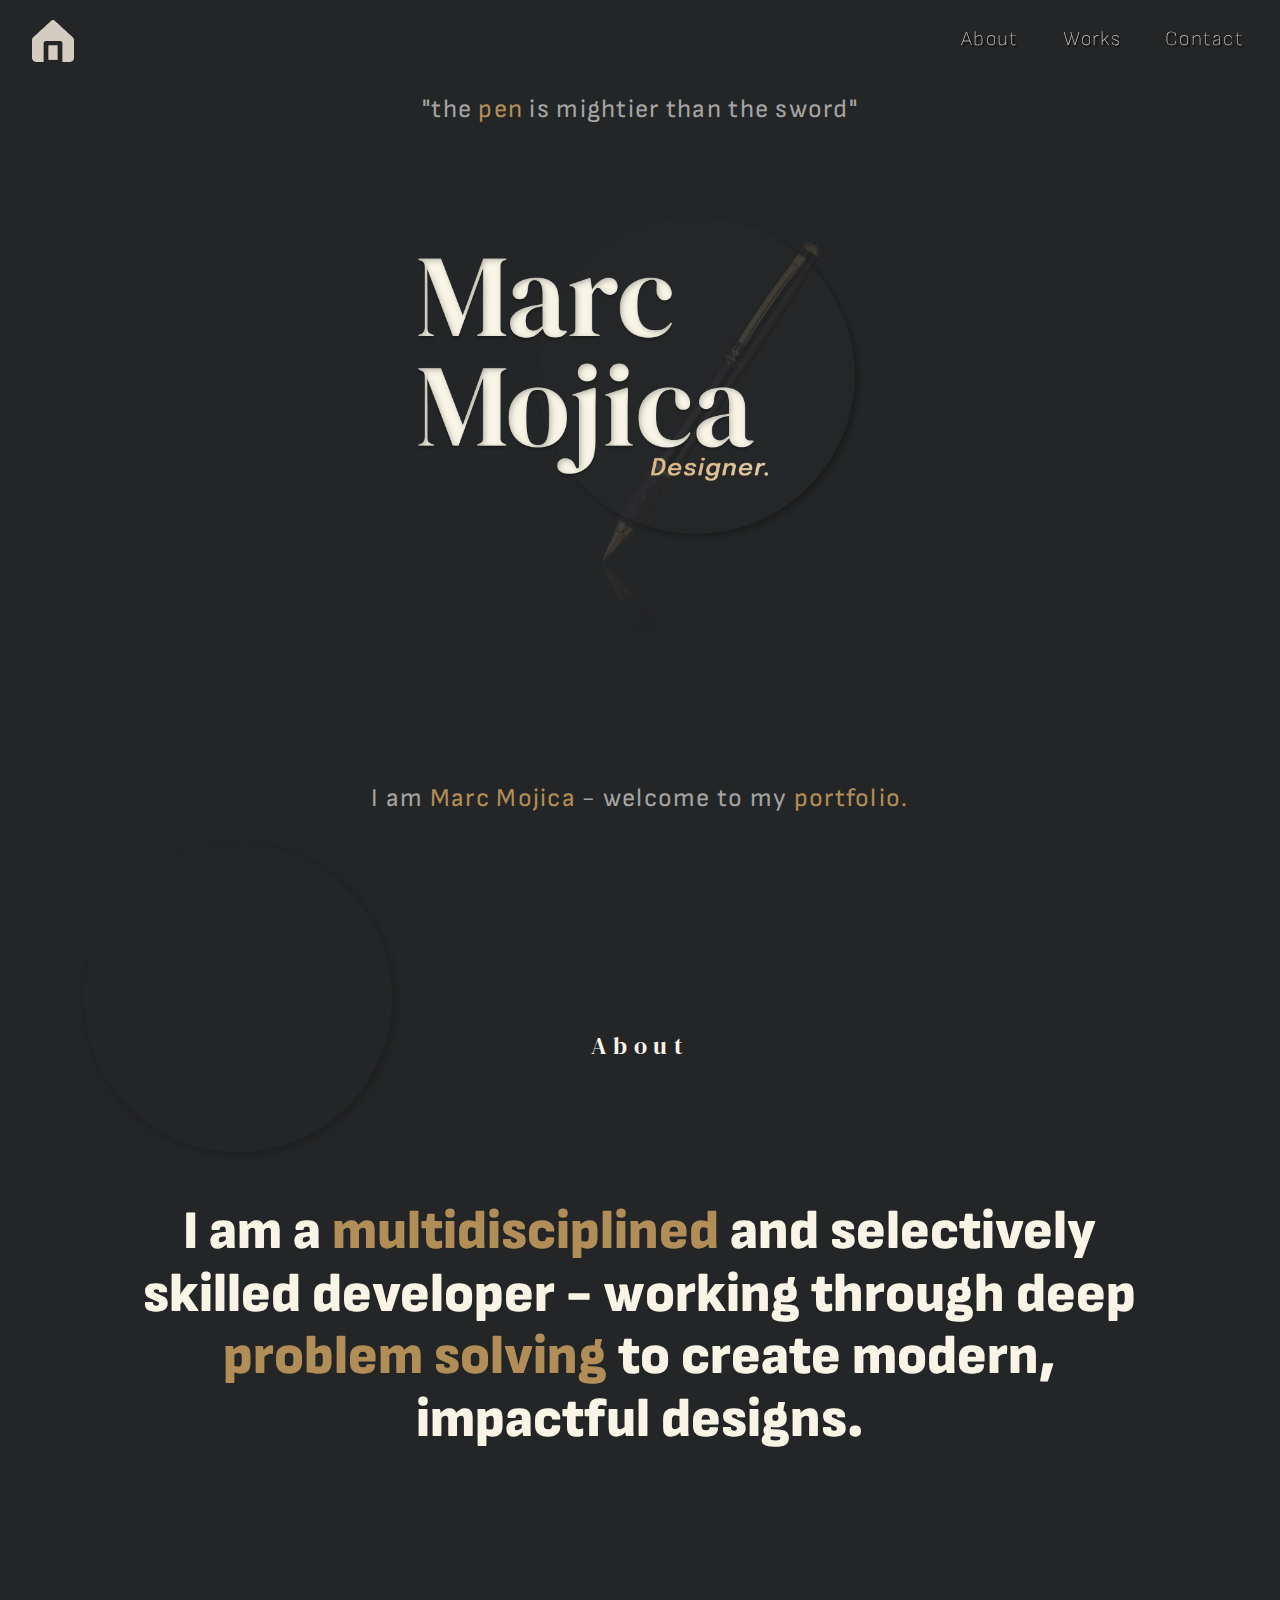
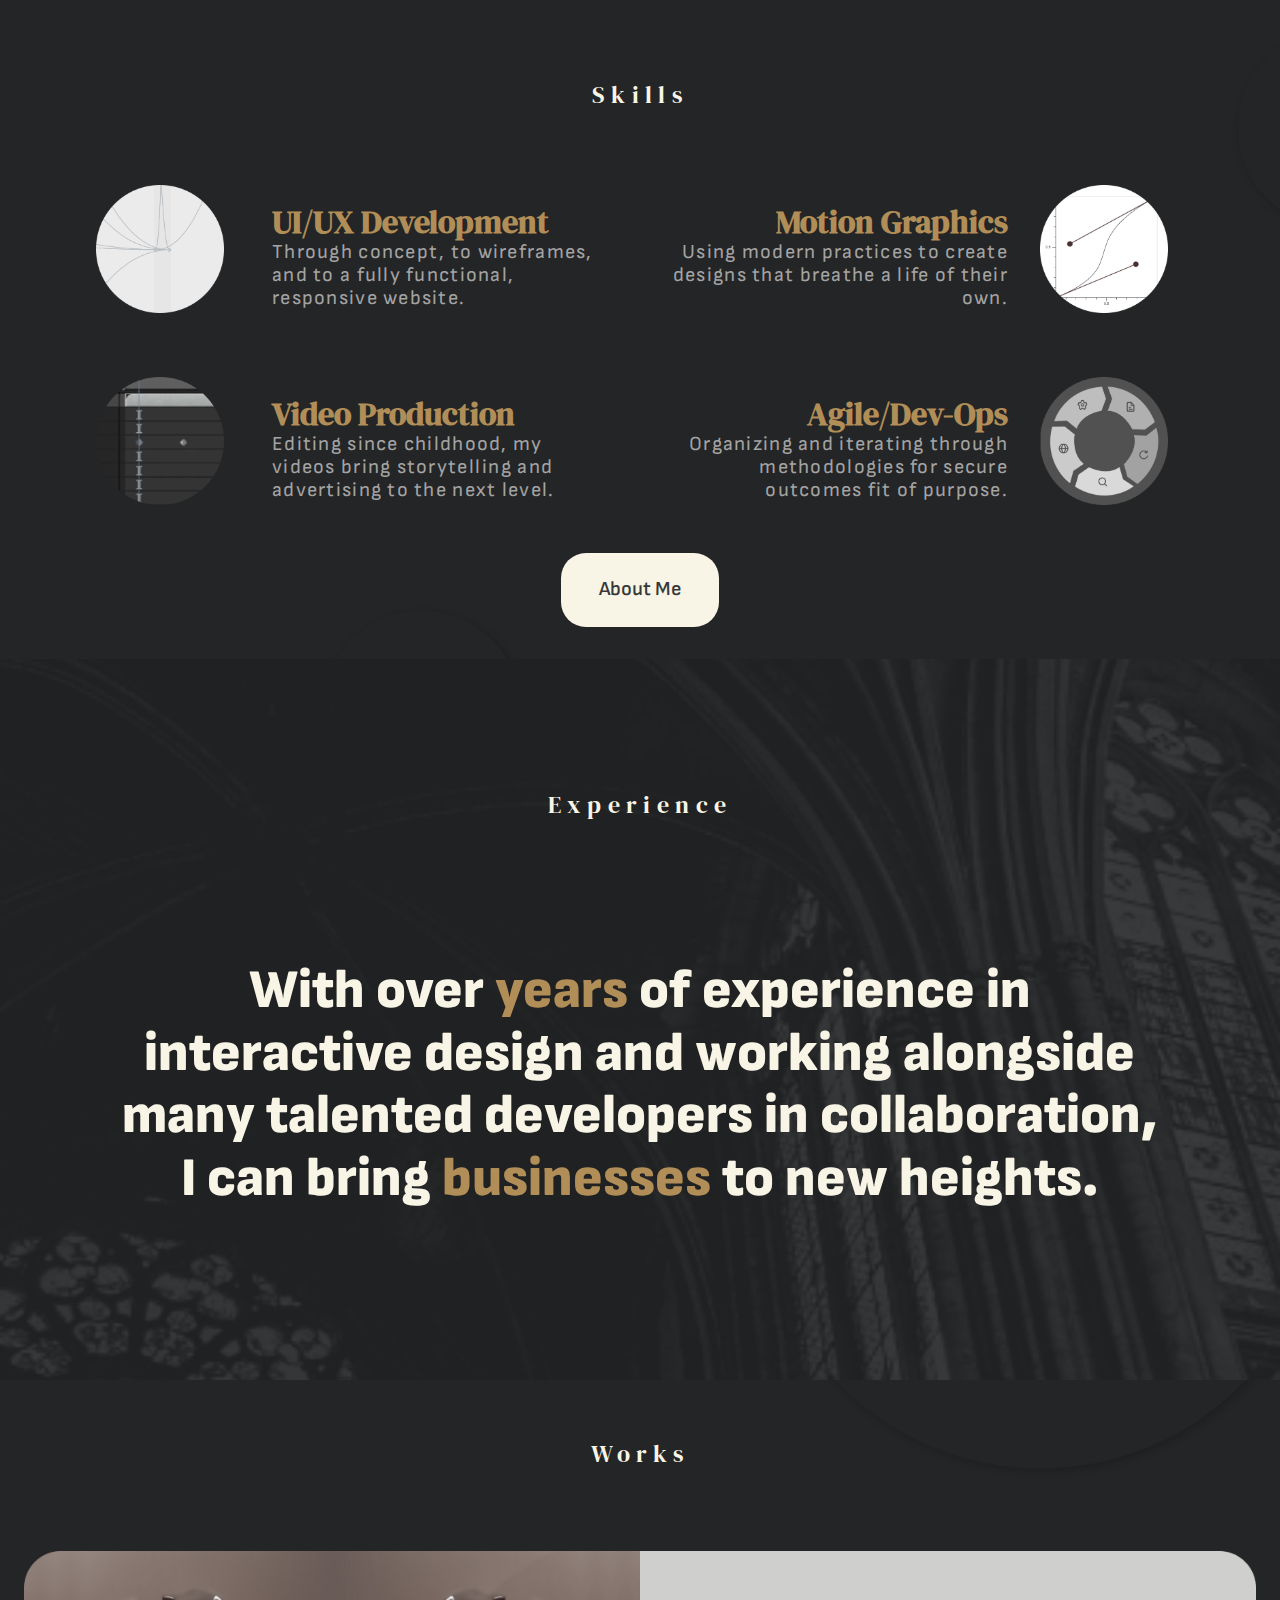
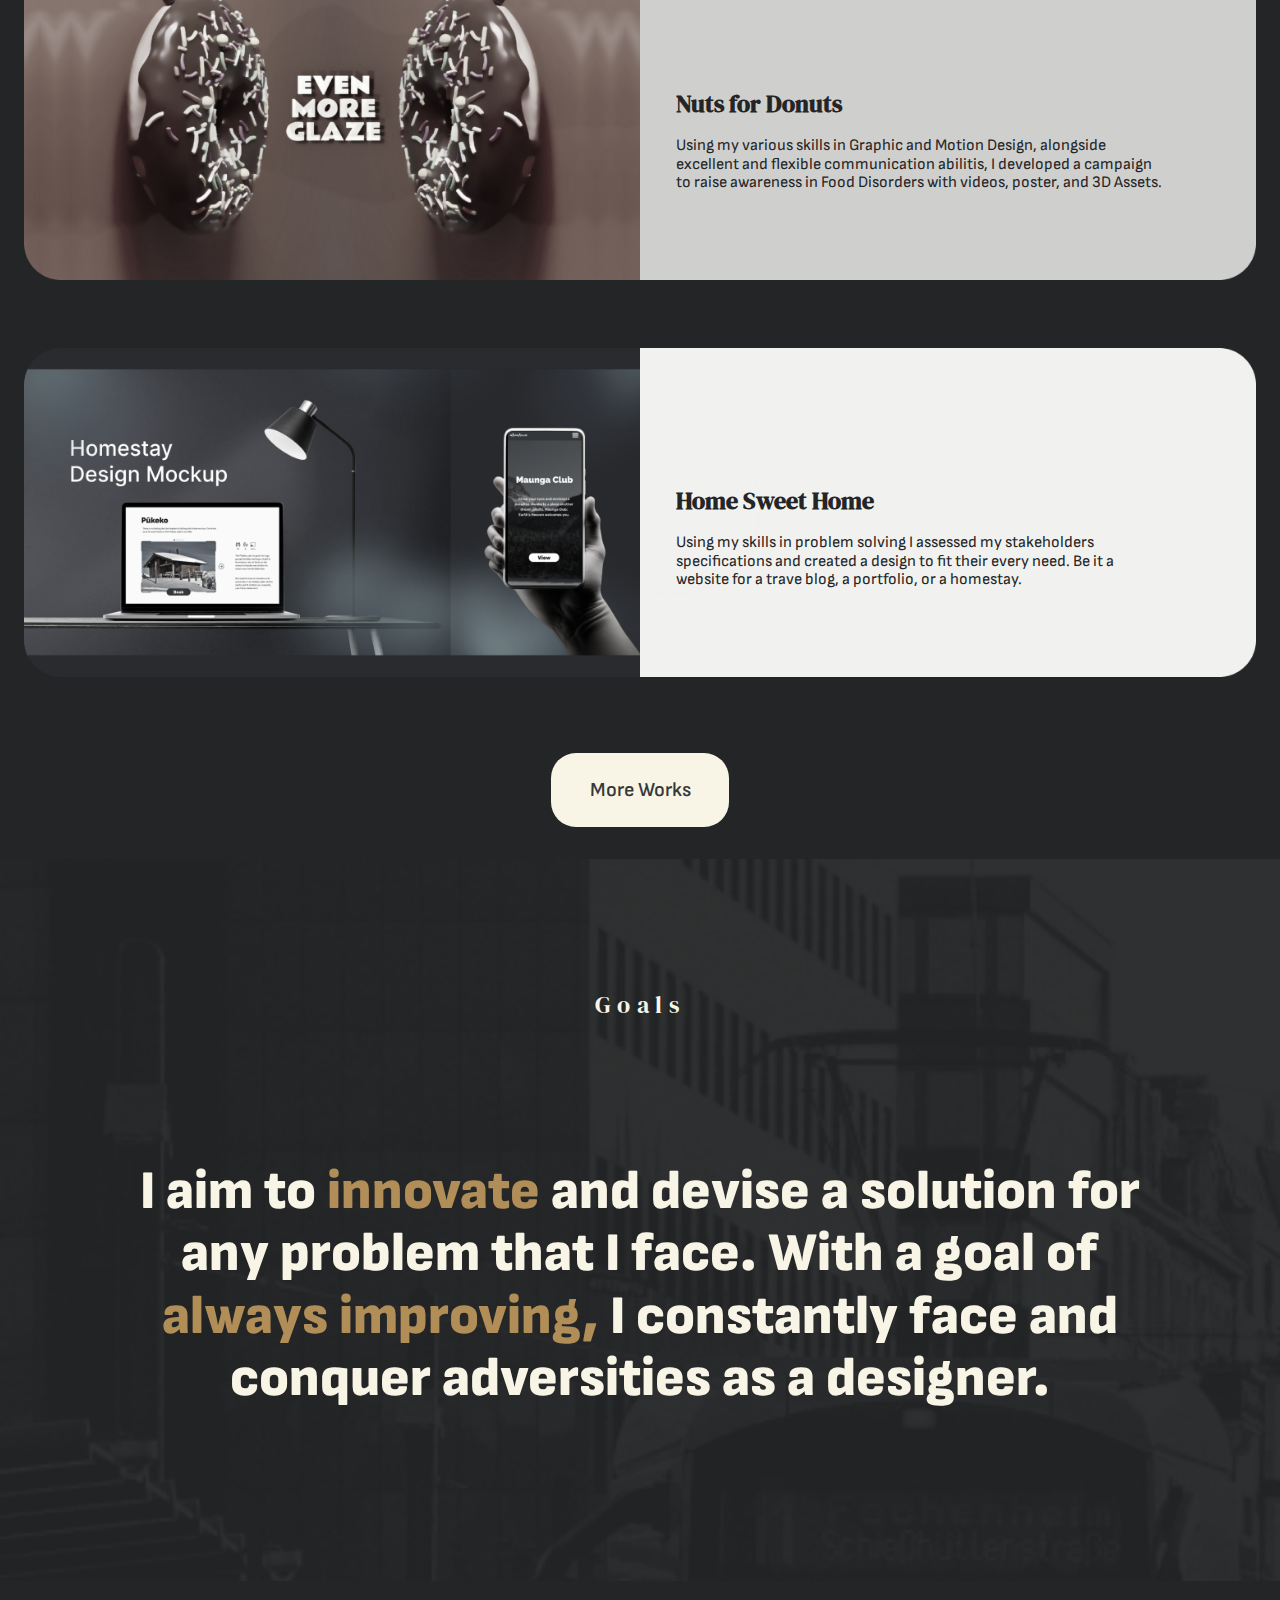
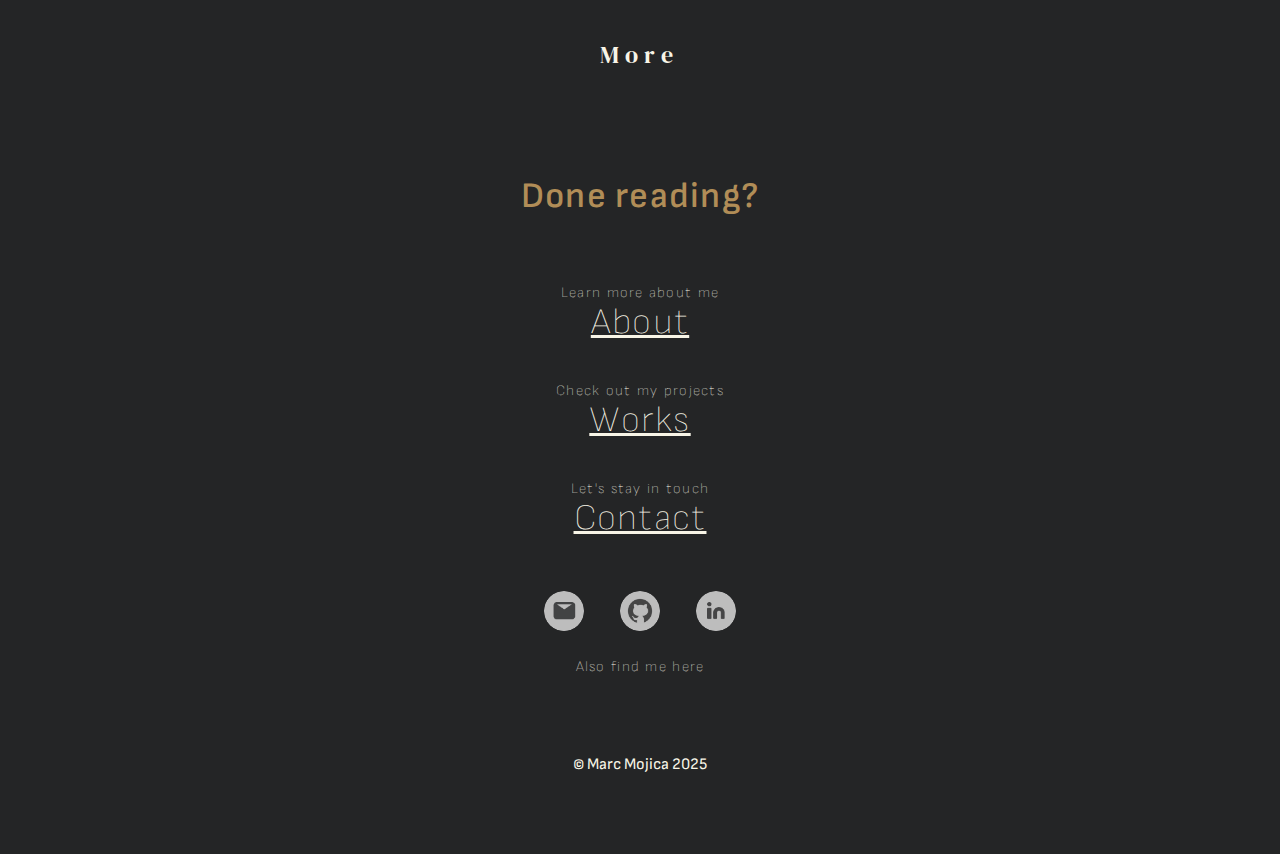
<file: index.html>
<!DOCTYPE html>
<html lang="en">

<head>
    <meta charset="UTF-8">
    <title>Homepage | Marc Mojica</title>
    <meta http-equiv="X-UA-Compatible" content="IE=edge">
    <meta name="viewport" content="width=device-width, initial-scale=1.0">
    <meta name="description" content="Digital Portfolio">
    <meta name="keywords" content="Marc, Mojica, Portfolio, Design, Programming">
    <meta name="author" content="Marc Mojica">
    <link rel="stylesheet" href="styles/normalize.css">
    <link rel="stylesheet" href="styles/style.css">
</head>

<body>
    <!-- Main Navigation Menu -->
    <header>
        <a href="index.html"><img class="home" src="images/home_icon.png" alt="Home Icon"></a>
        <label class="hamburger-menu">
            <input type="checkbox">
        </label>

        <!-- Mobile & PC Side/Navigation Bar -->
        <aside class="sidebar">
            <nav>
                <h2>Menu</h2>
                <div class="nav-link">
                    <small>Learn more about me</small>
                    <p><a href="about.html">About</a></p>
                </div>
    
                <div class="nav-link">
                    <small>Check out my projects</small>
                    <p><a href="works.html">Works</a></p>
                </div>
    
                <div class="nav-link">
                    <small>Let's stay in touch</small>
                    <p><a href="contact.html">Contact</a></p>
                </div>
            </nav>
        </aside>
    </header>

    <!-- Primary Webpage Content -->
    <main>
        <!-- Webpage Splash Section -->
        <section id="opening" aria-label="article">
            <div class="quote-text">
                <small>"the <span class="gold-highlight">pen</span> is mightier than the sword"</small>
            </div>

            <div id="main-headings">
                <picture>
                    <source media="(min-width: 600px)" srcset="images/homepage_main_big.png">
                    <img src="images/homepage_main.png" alt="Image of Text saying 'Marc Mojica', with a Fountain Pen in Background">
                </picture>
            </div>
            
            <div class="summary-text">
                <small>I am <span class="gold-highlight">Marc Mojica</span> - welcome to my <span class="gold-highlight">portfolio.</span></small>
            </div>
        </section>

        <!-- About, Skills, Experiences, & Work Preview Sections -->
        <section id="about-preview">
            <p class="title">About</p>
            <h1 class="typo-based">I am a <span class="gold-highlight">multidisciplined</span> and selectively skilled 
                developer - working through deep <span class="gold-highlight">problem solving</span> to create modern,  
                impactful designs.</h1>
        </section>

        <section id="skills-preview">
            <p class="title">Skills</p>
            <div id="skills">
                <div class="skill-item">
                    <img src="images/uiux_icon.png" alt="Icon of Wireframe Prototyping Arrows portraying UI/UX">
                    <div class="skill-item-text">
                        <h2>UI/UX Development</h2>
                        <p>Through concept, to wireframes, and to a fully functional, responsive website.</p>
                    </div>
                </div>
        
                <div class="skill-item right-skill">
                    <img src="images/motion_graphics_icon.png" alt="Icon of a Bezier Curve portrating Motion Graphics">
                    <div class="skill-item-text right-skill">
                        <h2>Motion Graphics</h2>
                        <p>Using modern practices to create designs that breathe a life of their own.</p>
                    </div>
                </div>
        
                <div class="skill-item">
                    <img src="images/video_production_icon.png" alt="Icon of Keyframes portraying Video Production">
                    <div class="skill-item-text">
                        <h2>Video Production</h2>
                        <p>Editing since childhood, my videos bring storytelling and advertising to the next level.</p>
                    </div>
                </div>
        
                <div class="skill-item right-skill">
                    <img src="images/agile_icon.png" alt="Icon of loop portraying a developmental process">
                    <div class="skill-item-text right-skill">
                        <h2>Agile/Dev-Ops</h2>
                        <p>Organizing and iterating through methodologies for secure outcomes fit of purpose.</p>
                    </div>
                </div>
            </div>

            <div class="button-section">
                <a href="about.html">About Me</a>
            </div>
        </section>

        <section id="experiences-preview">
            <p class="title">Experience</p>
            <h1 class="typo-based">With over <span class="gold-highlight">years</span> of experience  
                in interactive design and working alongside many talented developers in collaboration, 
                I can bring <span class="gold-highlight">businesses</span> to new heights.</h1>
        </section>

        <section id="works-preview">
            <p class="title">Works</p>
            <div class="work-preview">
                <picture>
                    <!-- Sets Small Mobile & Large PC Image Sizes -->
                    <source media="(min-width: 979px)" srcset="images/first_project_preview_big.png">
                    <img src="images/first_project_preview.png" alt="Poster of 3D Donuts surrounding text">
                </picture>
                <div class="work-preview-text">
                    <h2>Nuts for Donuts</h2>
                    <p>Using my various skills in Graphic and Motion Design, alongside excellent and flexible
                        communication abilitis, I developed a campaign to raise awareness in Food Disorders 
                        with videos, poster, and 3D Assets.</p>
                </div>
            </div>

            <div class="work-preview">
                <picture>
                    <source media="(min-width: 979px)" srcset="images/second_project_preview_big.png">
                    <img src="images/second_project_preview.png" alt="Final mockup design of a homestay website">
                </picture>
                <div class="work-preview-text">
                    <h2>Home Sweet Home</h2>
                    <p>Using my skills in problem solving I assessed my stakeholders specifications and created 
                        a design to fit their every need. Be it a website for a trave blog, a portfolio, or a  
                        homestay.</p>
                </div>
            </div>

            <div class="button-section">
                <a href="works.html">More Works</a>
            </div>
        </section>

        <section id="goals-preview">
            <p class="title">Goals</p>
            <h1 class="typo-based">I aim to<span class="gold-highlight"> innovate</span> and devise a solution for 
                any problem that I face. With a goal of <span class="gold-highlight">always improving,</span> I 
                constantly face and conquer adversities as a designer.</h1>
        </section>
    </main>

    <!-- Webpage Footer/Sitemap -->
    <footer>
        <p class="title">More</p>
        <div class="footer-sitemap">
            <h2>Done reading?</h2>
            <nav>
                <div class="sitemap-link">
                    <small>Learn more about me</small>
                    <p><a href="about.html">About</a></p>
                </div>
    
                <div class="sitemap-link">
                    <small>Check out my projects</small>
                    <p><a href="works.html">Works</a></p>
                </div>
    
                <div class="sitemap-link">
                    <small>Let's stay in touch</small>
                    <p><a href="contact.html">Contact</a></p>
                </div>
    
                <div class="footer-social-media">
                    <a href="mailto:marcldmojica@gmail.com" target="_blank" rel="noopener noreferrer">
                        <img src="images/mail_icon.png" alt="Email Button Icon">
                    </a>
                    <a href="https://github.com/marcMojica" target="_blank" rel="noopener noreferrer">
                        <img src="images/github_icon.png" alt="GitHub Button Icon">
                    </a>
                    <a href="https://www.linkedin.com/in/marc-mojica-835191334/" target="_blank" rel="noopener noreferrer">
                        <img src="images/linkedin_icon.png" alt="LinkedIn Button Icon">
                    </a>
                </div>
                <small>Also find me here</small>
                <p class="copyright">&copy; Marc Mojica 2025</p>
            </nav>
        </div>
    </footer>
    <!-- Website Main Script for Navigation -->
    <script src="script.js"></script>

</body>
</html>
</file>
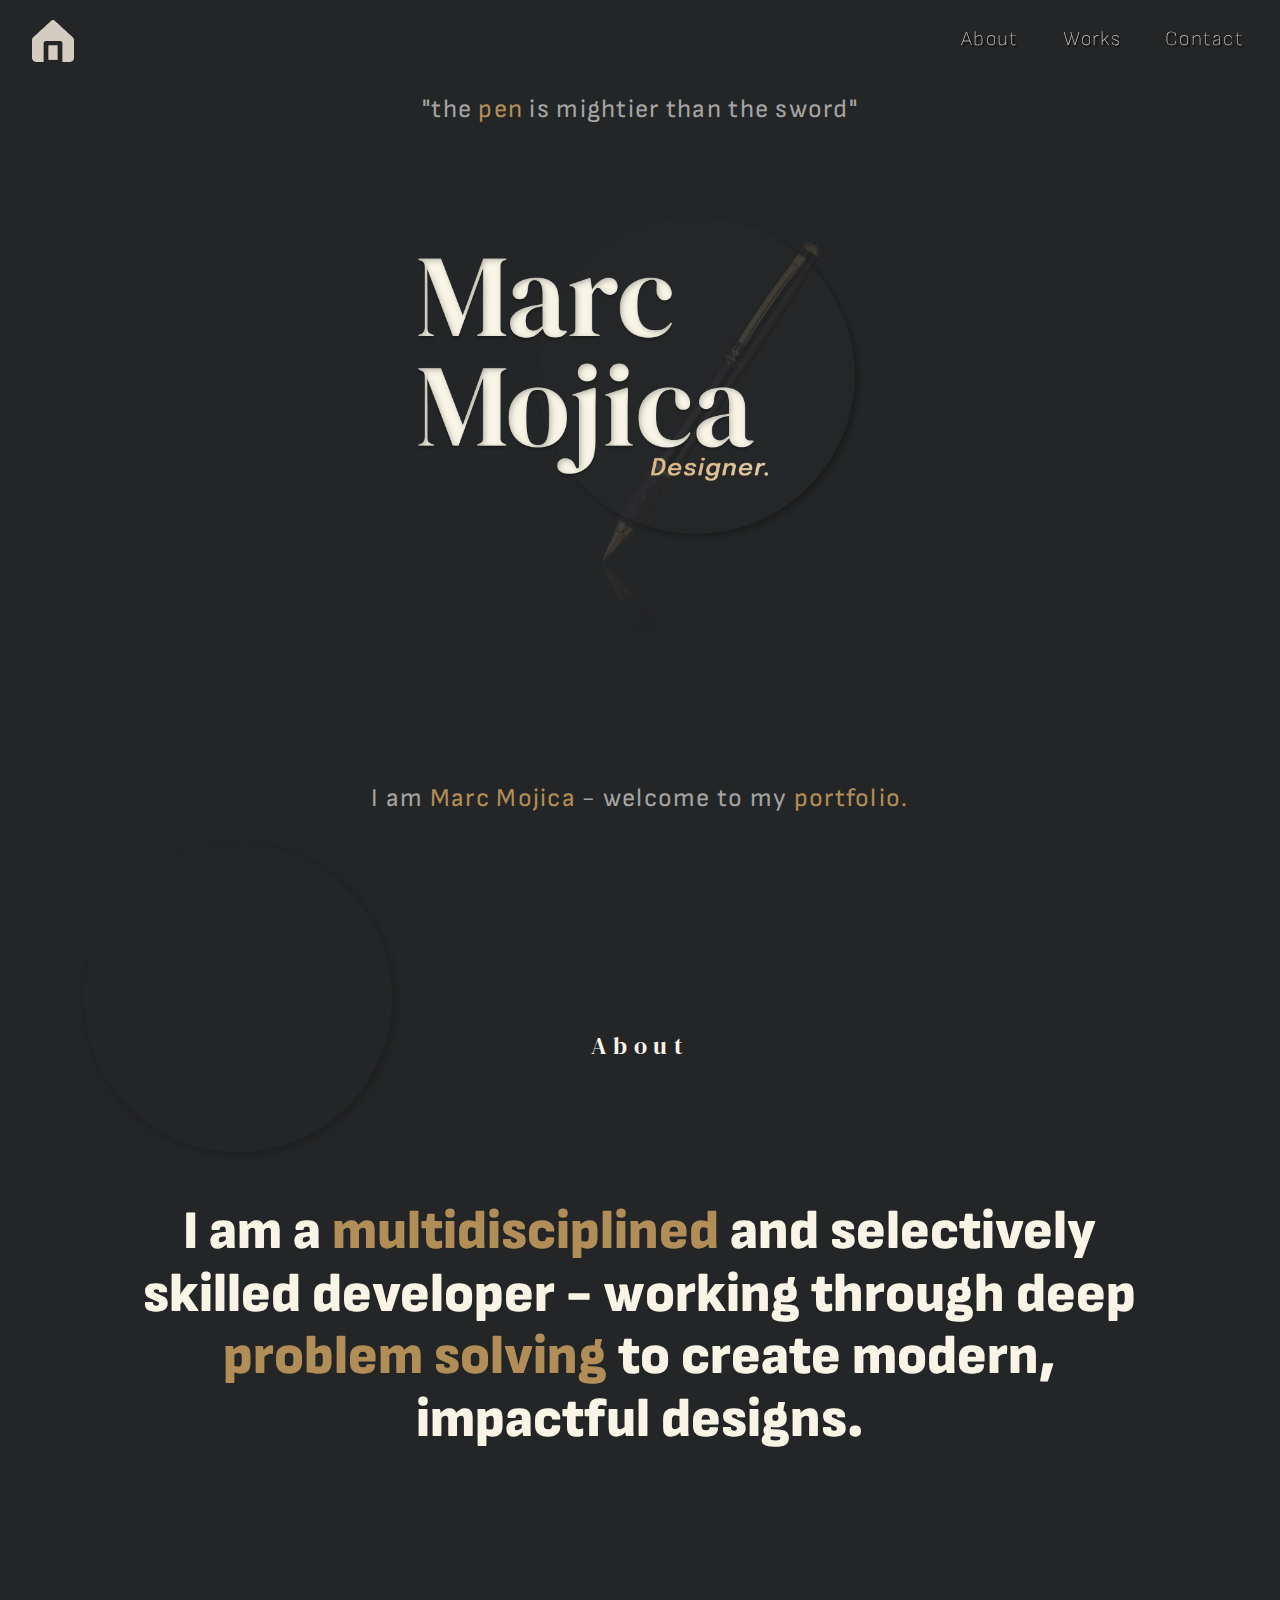
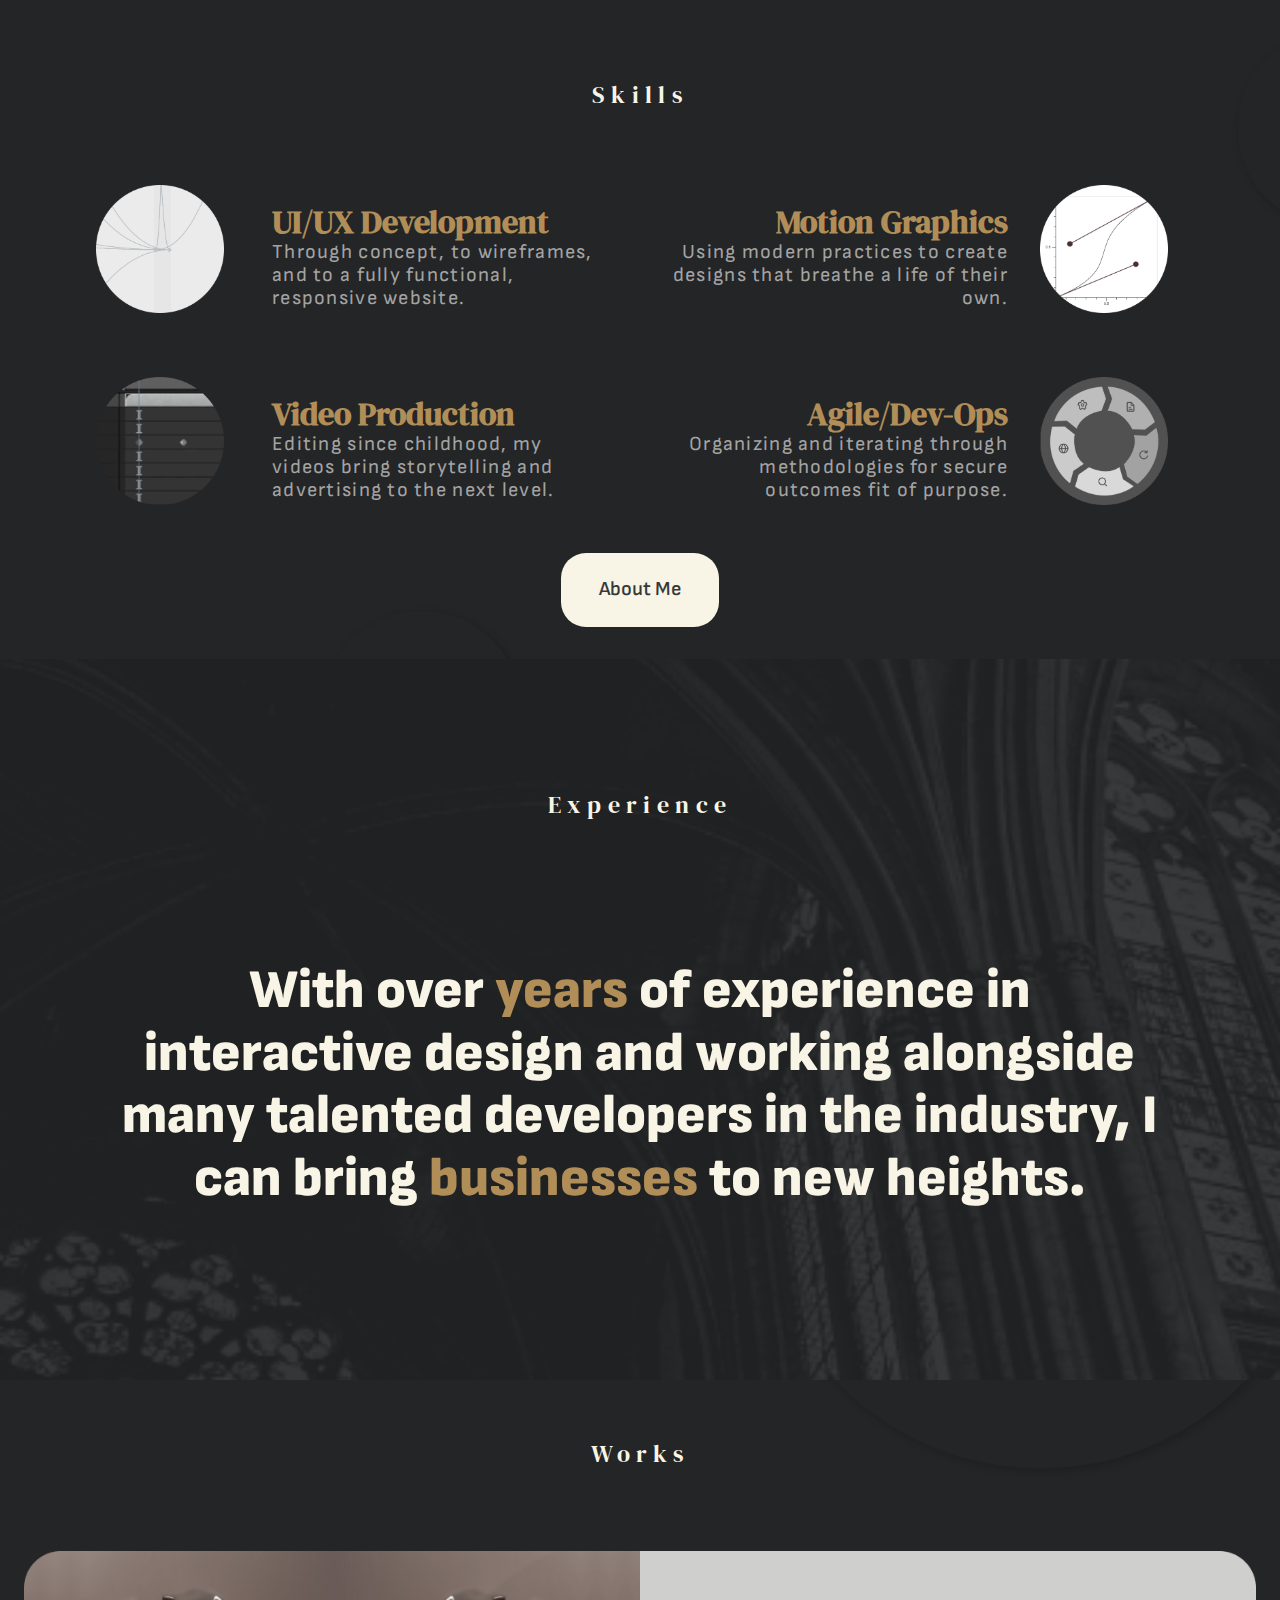
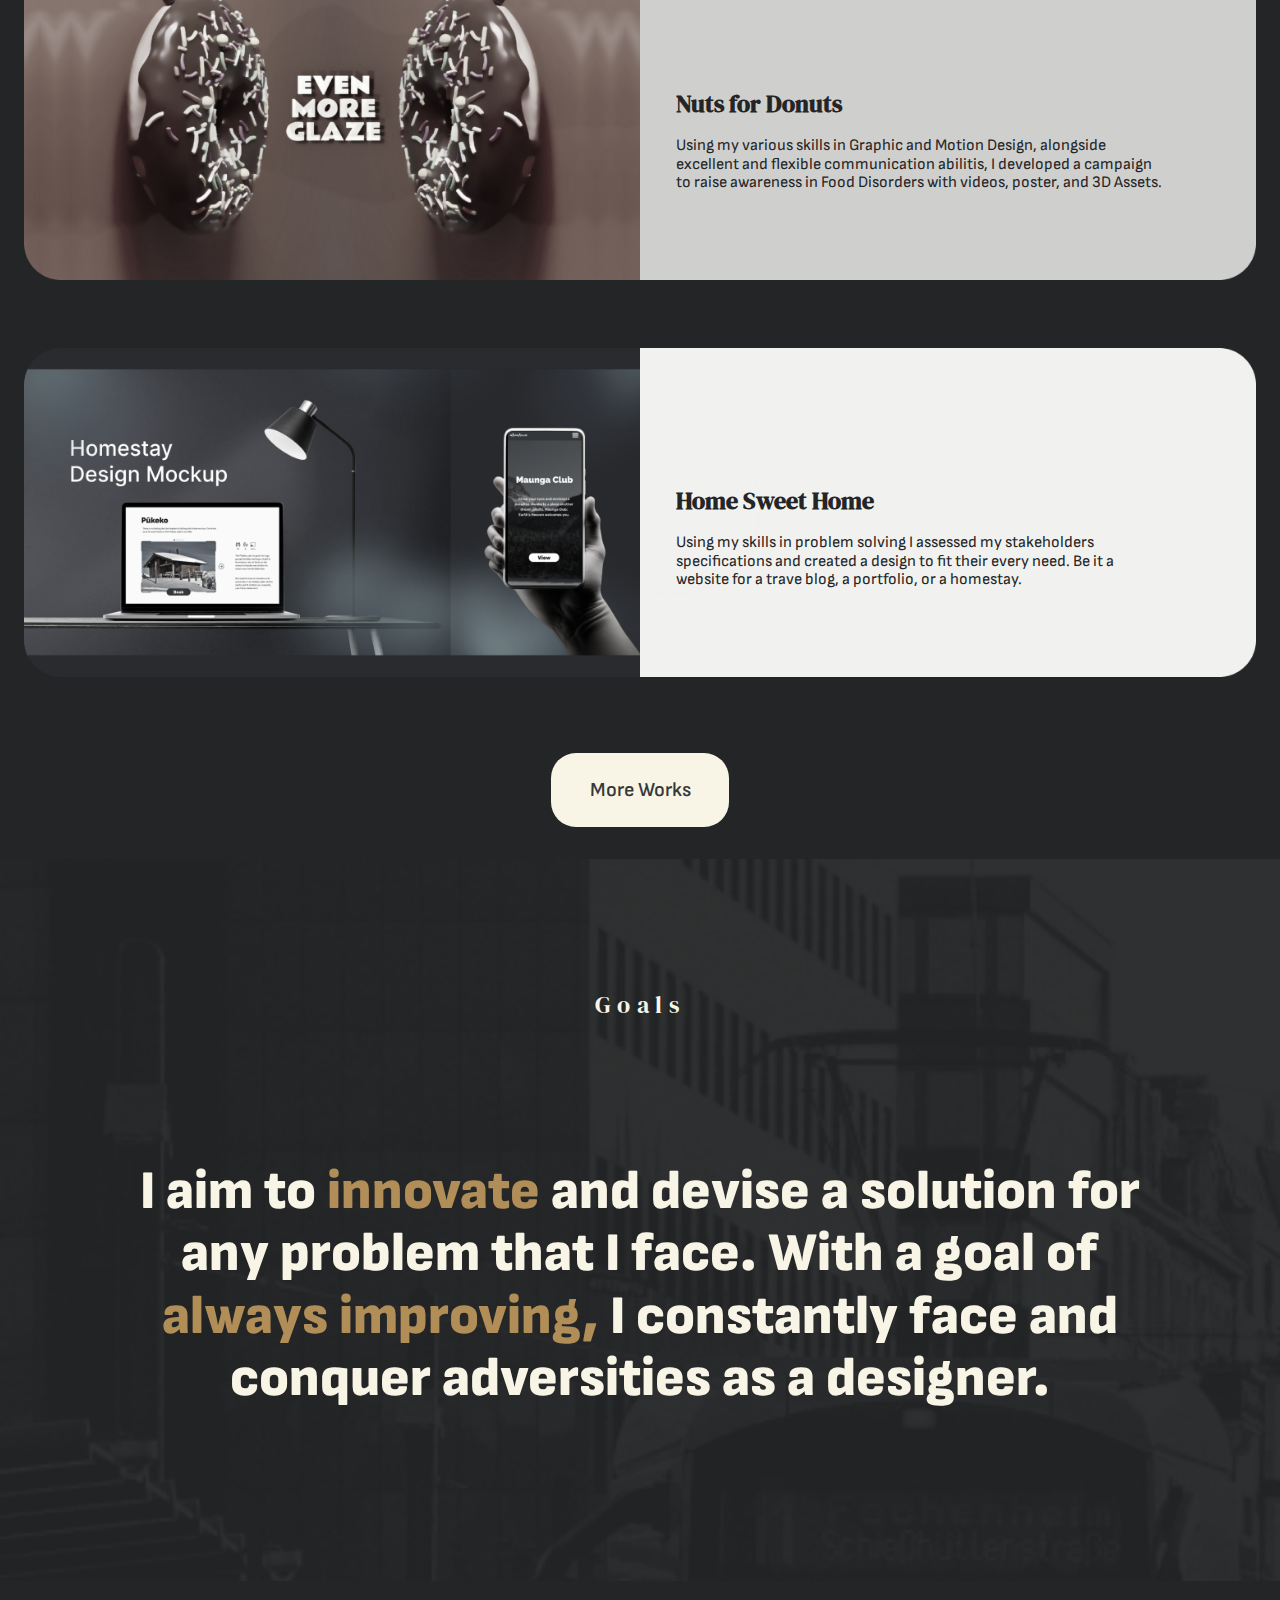
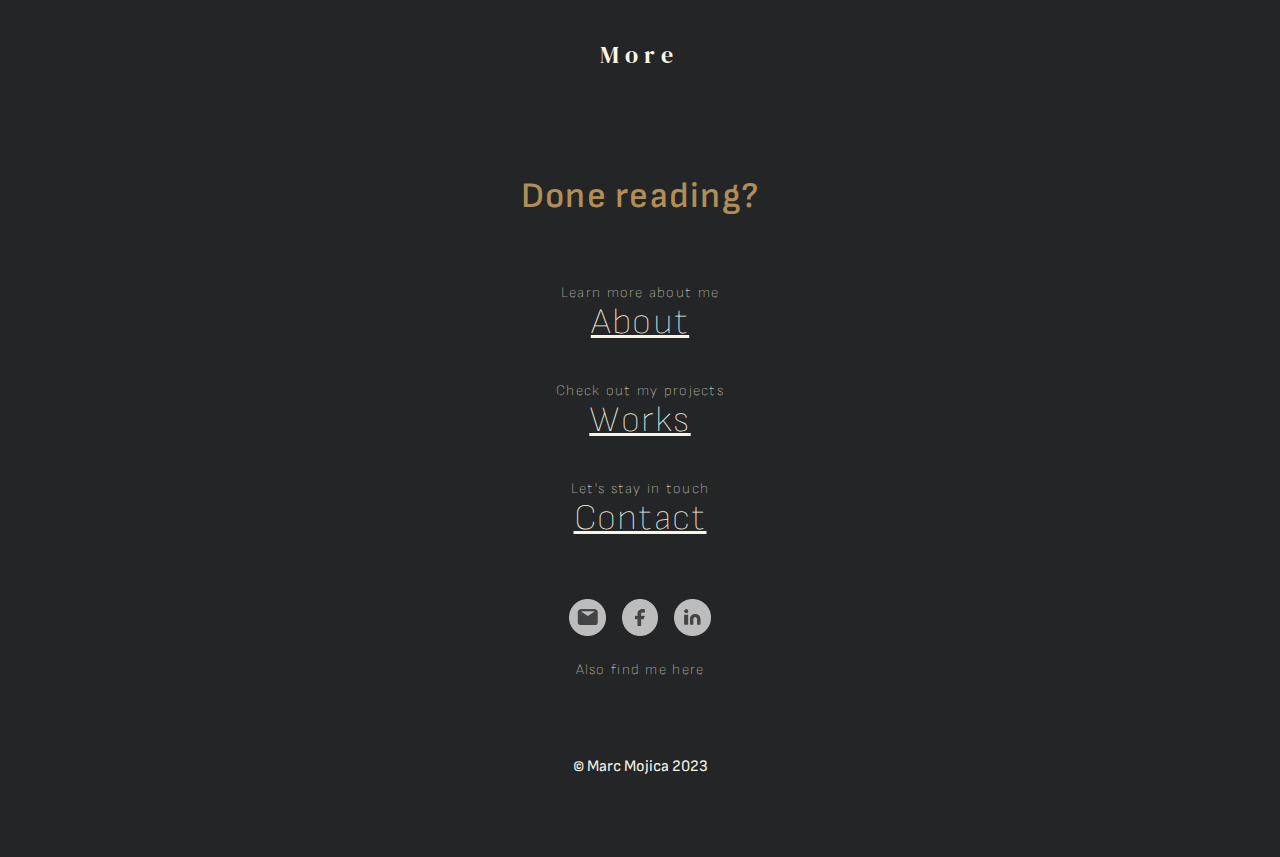
<file: Website_MMojica/index.html>
<!DOCTYPE html>
<html lang="en">

<head>
    <meta charset="UTF-8">
    <title>Homepage | Marc Mojica</title>
    <meta http-equiv="X-UA-Compatible" content="IE=edge">
    <meta name="viewport" content="width=device-width, initial-scale=1.0">
    <meta name="description" content="Digital Portfolio">
    <meta name="keywords" content="Marc, Mojica, Portfolio, Design, Programming">
    <meta name="author" content="Marc Mojica">
    <link rel="stylesheet" href="styles/normalize.css">
    <link rel="stylesheet" href="styles/style.css">
</head>

<body>
    <!-- Main Navigation Menu -->
    <header>
        <a href="index.html"><img class="home" src="images/home_icon.png" alt="Home Icon"></a>
        <label class="hamburger-menu">
            <input type="checkbox">
        </label>

        <!-- Mobile & PC Side/Navigation Bar -->
        <aside class="sidebar">
            <nav>
                <h2>Menu</h2>
                <div class="nav-link">
                    <small>Learn more about me</small>
                    <p><a href="about.html">About</a></p>
                </div>
    
                <div class="nav-link">
                    <small>Check out my projects</small>
                    <p><a href="works.html">Works</a></p>
                </div>
    
                <div class="nav-link">
                    <small>Let's stay in touch</small>
                    <p><a href="contact.html">Contact</a></p>
                </div>
            </nav>
        </aside>
    </header>

    <!-- Primary Webpage Content -->
    <main>
        <!-- Webpage Splash Section -->
        <section id="opening" aria-label="article">
            <div class="quote-text">
                <small>"the <span class="gold-highlight">pen</span> is mightier than the sword"</small>
            </div>

            <div id="main-headings">
                <picture>
                    <source media="(min-width: 600px)" srcset="images/homepage_main_big.png">
                    <img src="images/homepage_main.png" alt="Image of Text saying 'Marc Mojica', with a Fountain Pen in Background">
                </picture>
            </div>
            
            <div class="summary-text">
                <small>I am <span class="gold-highlight">Marc Mojica</span> - welcome to my <span class="gold-highlight">portfolio.</span></small>
            </div>
        </section>

        <!-- About, Skills, Experiences, & Work Preview Sections -->
        <section id="about-preview">
            <p class="title">About</p>
            <h1 class="typo-based">I am a <span class="gold-highlight">multidisciplined</span> and selectively skilled 
                developer - working through deep <span class="gold-highlight">problem solving</span> to create modern,  
                impactful designs.</h1>
        </section>

        <section id="skills-preview">
            <p class="title">Skills</p>
            <div id="skills">
                <div class="skill-item">
                    <img src="images/uiux_icon.png" alt="Icon of Wireframe Prototyping Arrows portraying UI/UX">
                    <div class="skill-item-text">
                        <h2>UI/UX Development</h2>
                        <p>Through concept, to wireframes, and to a fully functional, responsive website.</p>
                    </div>
                </div>
        
                <div class="skill-item right-skill">
                    <img src="images/motion_graphics_icon.png" alt="Icon of a Bezier Curve portrating Motion Graphics">
                    <div class="skill-item-text right-skill">
                        <h2>Motion Graphics</h2>
                        <p>Using modern practices to create designs that breathe a life of their own.</p>
                    </div>
                </div>
        
                <div class="skill-item">
                    <img src="images/video_production_icon.png" alt="Icon of Keyframes portraying Video Production">
                    <div class="skill-item-text">
                        <h2>Video Production</h2>
                        <p>Editing since childhood, my videos bring storytelling and advertising to the next level.</p>
                    </div>
                </div>
        
                <div class="skill-item right-skill">
                    <img src="images/agile_icon.png" alt="Icon of loop portraying a developmental process">
                    <div class="skill-item-text right-skill">
                        <h2>Agile/Dev-Ops</h2>
                        <p>Organizing and iterating through methodologies for secure outcomes fit of purpose.</p>
                    </div>
                </div>
            </div>

            <div class="button-section">
                <a href="about.html">About Me</a>
            </div>
        </section>

        <section id="experiences-preview">
            <p class="title">Experience</p>
            <h1 class="typo-based">With over <span class="gold-highlight">years</span> of experience  
                in interactive design and working alongside many talented developers in the industry, 
                I can bring <span class="gold-highlight">businesses</span> to new heights.</h1>
        </section>

        <section id="works-preview">
            <p class="title">Works</p>
            <div class="work-preview">
                <picture>
                    <!-- Sets Small Mobile & Large PC Image Sizes -->
                    <source media="(min-width: 979px)" srcset="images/first_project_preview_big.png">
                    <img src="images/first_project_preview.png" alt="Poster of 3D Donuts surrounding text">
                </picture>
                <div class="work-preview-text">
                    <h2>Nuts for Donuts</h2>
                    <p>Using my various skills in Graphic and Motion Design, alongside excellent and flexible
                        communication abilitis, I developed a campaign to raise awareness in Food Disorders 
                        with videos, poster, and 3D Assets.</p>
                </div>
            </div>

            <div class="work-preview">
                <picture>
                    <source media="(min-width: 979px)" srcset="images/second_project_preview_big.png">
                    <img src="images/second_project_preview.png" alt="Final mockup design of a homestay website">
                </picture>
                <div class="work-preview-text">
                    <h2>Home Sweet Home</h2>
                    <p>Using my skills in problem solving I assessed my stakeholders specifications and created 
                        a design to fit their every need. Be it a website for a trave blog, a portfolio, or a  
                        homestay.</p>
                </div>
            </div>

            <div class="button-section">
                <a href="works.html">More Works</a>
            </div>
        </section>

        <section id="goals-preview">
            <p class="title">Goals</p>
            <h1 class="typo-based">I aim to<span class="gold-highlight"> innovate</span> and devise a solution for 
                any problem that I face. With a goal of <span class="gold-highlight">always improving,</span> I 
                constantly face and conquer adversities as a designer.</h1>
        </section>
    </main>

    <!-- Webpage Footer/Sitemap -->
    <footer>
        <p class="title">More</p>
        <div class="footer-sitemap">
            <h2>Done reading?</h2>
            <nav>
                <div class="sitemap-link">
                    <small>Learn more about me</small>
                    <p><a href="about.html">About</a></p>
                </div>
    
                <div class="sitemap-link">
                    <small>Check out my projects</small>
                    <p><a href="works.html">Works</a></p>
                </div>
    
                <div class="sitemap-link">
                    <small>Let's stay in touch</small>
                    <p><a href="contact.html">Contact</a></p>
                </div>
    
                <div class="footer-social-media">
                    <img src="images/mail_icon.png" alt="Email Button Icon">
                    <img src="images/facebook_icon.png" alt="Facebook Button Icon">
                    <img src="images/linkedin_icon.png" alt="LinkedIn Button Icon">
                </div>
                <small>Also find me here</small>
                <p class="copyright">&copy; Marc Mojica 2023 </p>
            </nav>
        </div>
    </footer>
    <!-- Website Main Script for Navigation -->
    <script src="script.js"></script>

</body>
</html>
</file>
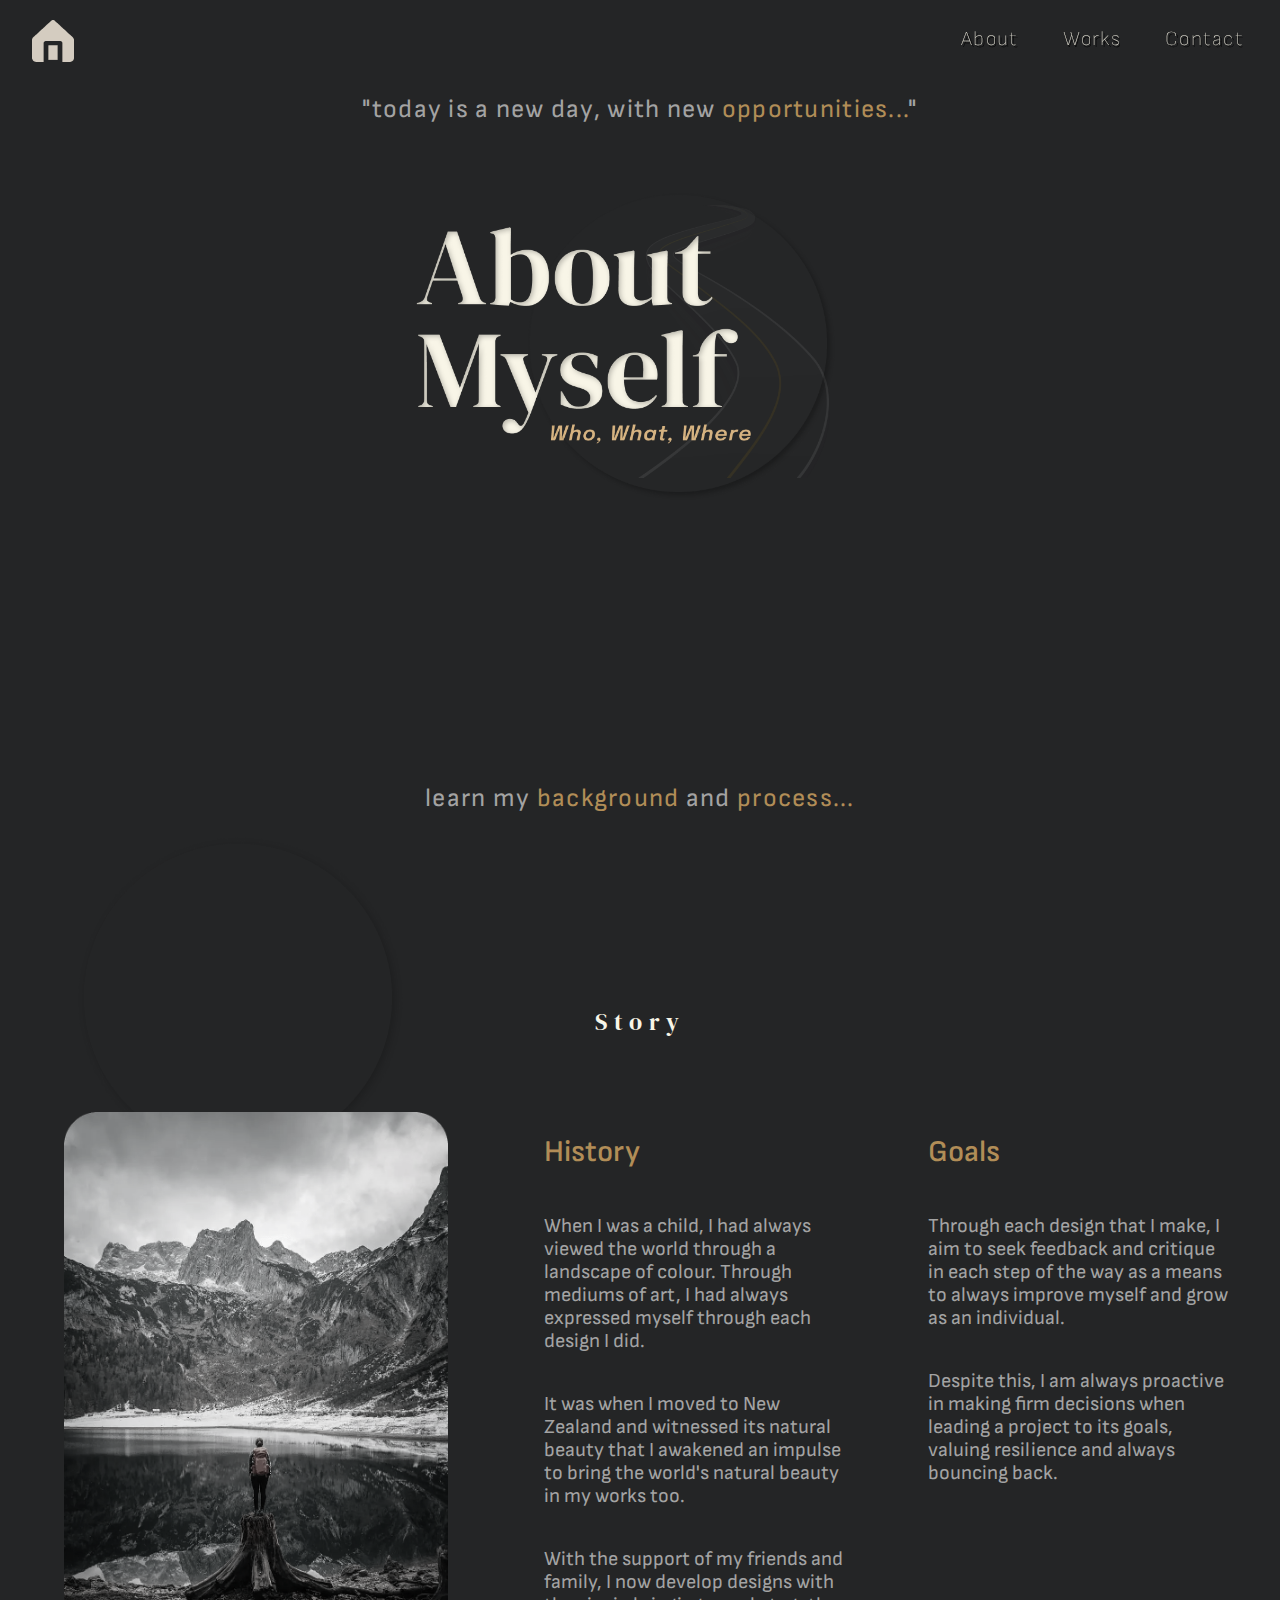
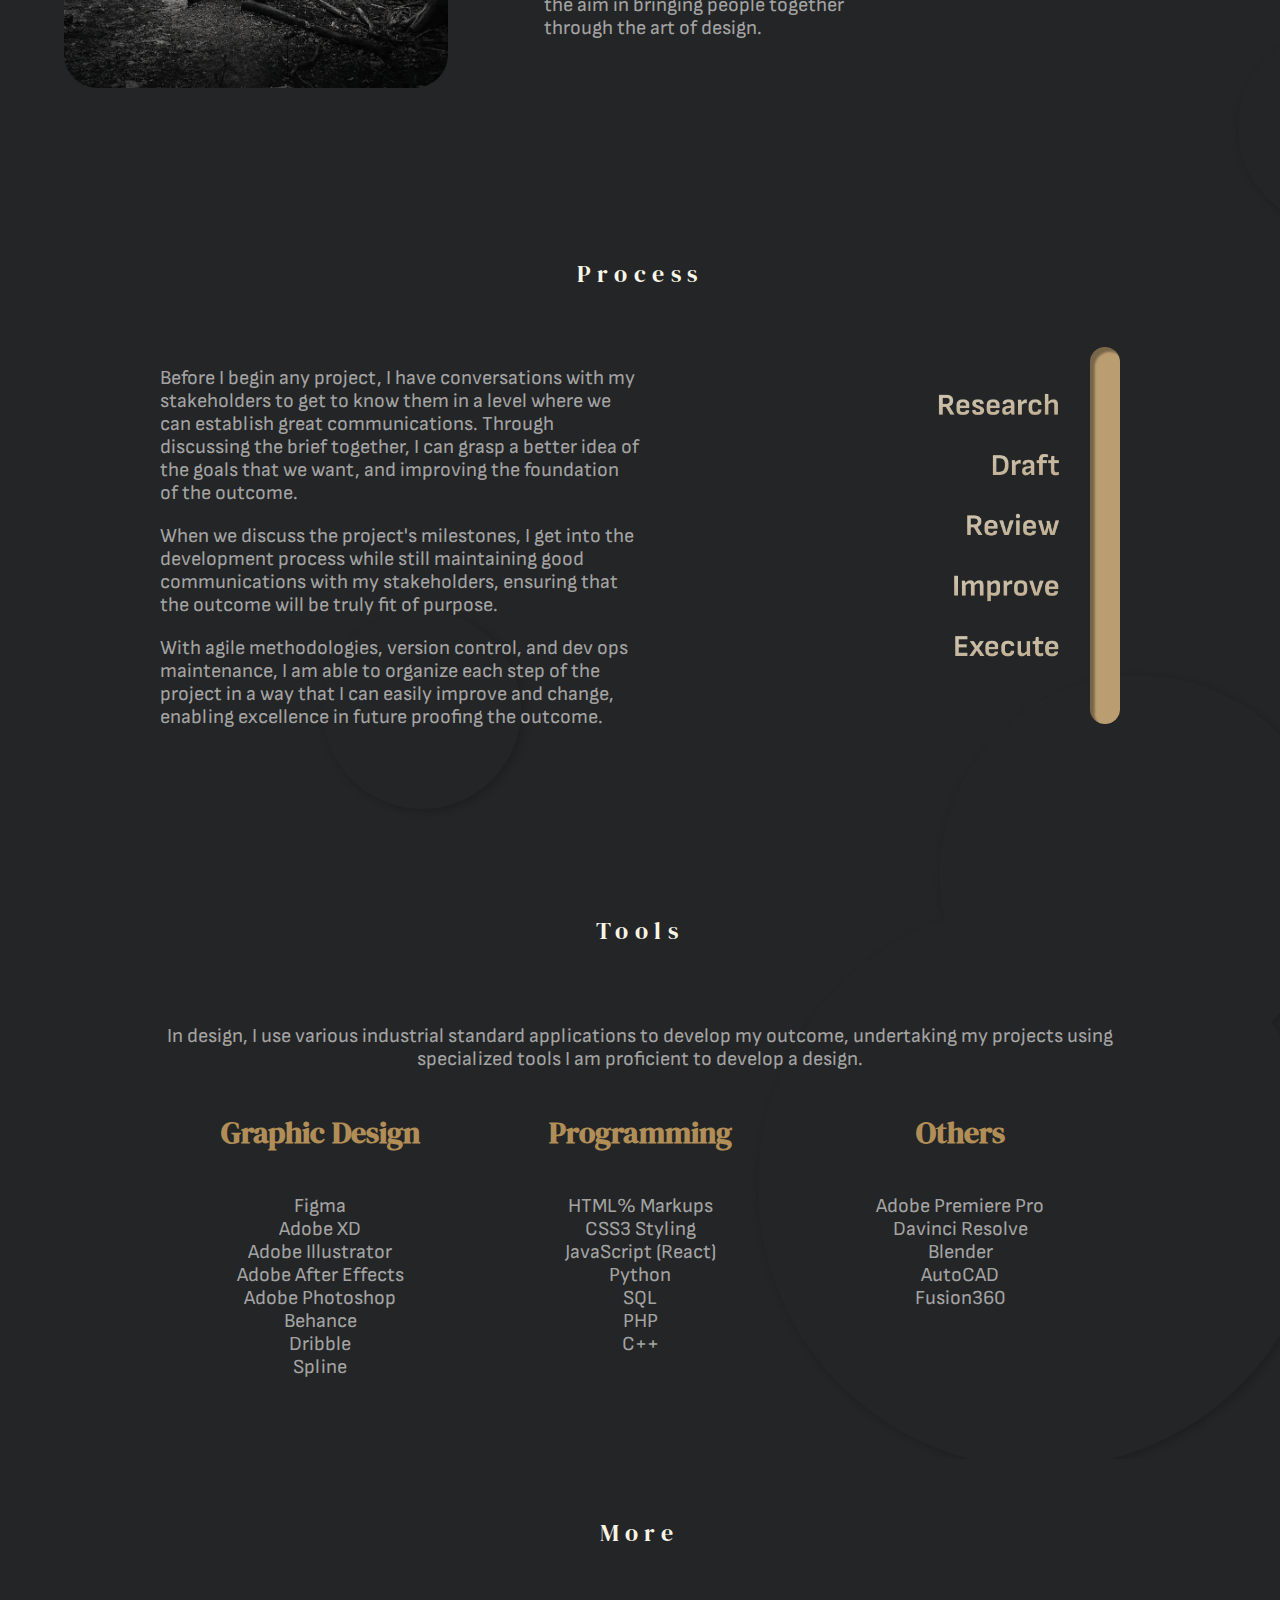
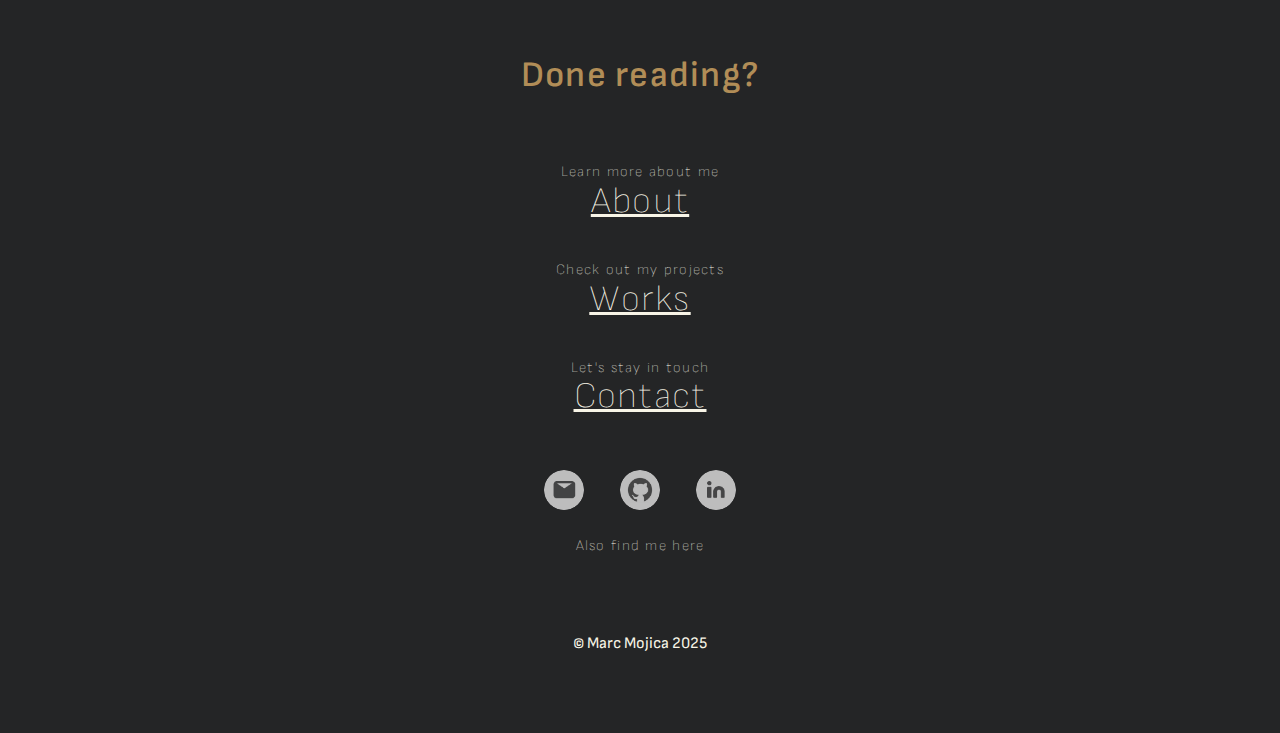
<file: about.html>
<!DOCTYPE html>
<html lang="en">

<head>
    <meta charset="UTF-8">
    <title>About | Marc Mojica</title>
    <meta http-equiv="X-UA-Compatible" content="IE=edge">
    <meta name="viewport" content="width=device-width, initial-scale=1.0">
    <meta name="description" content="Digital Portfolio">
    <meta name="keywords" content="Marc, Mojica, Portfolio, Design, Programming">
    <meta name="author" content="Marc Mojica">
    <link rel="stylesheet" href="styles/normalize.css">
    <link rel="stylesheet" href="styles/style.css">
</head>

<body>
    <!-- Main Navigation Menu -->
    <header>
        <a href="index.html"><img class="home" src="images/home_icon.png" alt="Home Icon"></a>
        <label class="hamburger-menu">
            <input type="checkbox">
        </label>

        <!-- Mobile & PC Side/Navigation Bar -->
        <aside class="sidebar">
            <nav>
                <h2>Menu</h2>
                <div class="nav-link">
                    <small>Learn more about me</small>
                    <p><a href="about.html">About</a></p>
                </div>
    
                <div class="nav-link">
                    <small>Check out my projects</small>
                    <p><a href="works.html">Works</a></p>
                </div>
    
                <div class="nav-link">
                    <small>Let's stay in touch</small>
                    <p><a href="contact.html">Contact</a></p>
                </div>
            </nav>
        </aside>
    </header>

    <!-- Primary Webpage Content -->
    <main>
        <!-- Webpage Splash Section -->
        <section id="opening" aria-label="article">
            <div class="quote-text">
                <small>"today is a new day, with new <span class="gold-highlight">opportunities...</span>"</small>
            </div>

            <div id="main-headings">
                <picture>
                    <source media="(min-width: 600px)" srcset="images/about_main_big.png">
                    <img src="images/about_main.png" alt="Image of text saying 'About Myself' with a Road Trail in Background">
                </picture>
            </div>
            
            <div class="summary-text">
                <small>learn my <span class="gold-highlight">background </span>and <span class="gold-highlight">process...</span></small>
            </div>
        </section>   

        <!-- History, Goals, Process, & Tools About Sections -->
        <section id="story">
            <p class="title">Story</p>
            <div id="story-text">
                <picture>
                    <source media="(min-width: 979px)" srcset="images/myself_big.webp">
                    <img src="images/myself.webp" alt="Image of Me">
                </picture>

                <div class="story-text-item">
                    <h2 class="gold-highlight">History</h2>
                    <p>When I was a child, I had always viewed the world through a landscape of colour. 
                        Through mediums of art, I had always expressed myself through each design I did.</p>
                    <p>It was when I moved to New Zealand and witnessed its natural beauty that I awakened an 
                        impulse to bring the world's natural beauty in my works too.</p>
                    <p>With the support of my friends and family, I now develop designs with the aim 
                        in bringing people together through the art of design.</p>
                </div>
                
                <div class="story-text-item">
                    <h2 class="gold-highlight">Goals</h2>
                    <p>Through each design that I make, I aim to seek feedback and critique in each 
                        step of the way as a means to always improve myself and grow as an individual.</p>
                    <p>Despite this, I am always proactive in making firm decisions when leading a project 
                        to its goals, valuing resilience and always bouncing back.</p>
                </div>
            </div>
        </section>

        <section id="process">
            <p class="title">Process</p>
            <picture>
                <source media="(min-width: 980px)" srcset="images/process_main_big.png">
                <img src="images/process_main.png" alt="A vertical line showing my process">
            </picture>

            <div id="process-text">
                <p>Before I begin any project, I have conversations with my stakeholders to get to know them in a level 
                    where we can establish great communications. Through discussing the brief together, I can grasp a 
                    better idea of the goals that we want, and improving the foundation of the outcome.</p>
                <p>When we discuss the project's milestones, I get into the development process while still maintaining 
                    good communications with my stakeholders, ensuring that the outcome will be truly fit of purpose.</p>
                <p>With agile methodologies, version control, and dev ops maintenance, I am able to organize each 
                    step of the project in a way that I can easily improve and change, enabling excellence in future 
                    proofing the outcome.</p>
            </div>
        </section>

        <section id="tools">
        <p class="title">Tools</p>
        <p>In design, I use various industrial standard applications to develop my outcome, undertaking my 
            projects using specialized tools I am proficient to develop a design.</p>

        <div class="tools-container">
            <div class="tools-list">
                <h2 class="gold-highlight">Graphic Design</h2>
                <ul>
                    <li>Figma</li>
                    <li>Adobe XD</li>
                    <li>Adobe Illustrator</li>
                    <li>Adobe After Effects</li>
                    <li>Adobe Photoshop</li>
                    <li>Behance</li>
                    <li>Dribble</li>
                    <li>Spline</li>
                </ul>
            </div>

            <div class="tools-list">
                <h2 class="gold-highlight">Programming</h2>
                <ul>
                    <li>HTML% Markups</li>
                    <li>CSS3 Styling</li>
                    <li>JavaScript (React)</li>
                    <li>Python</li>
                    <li>SQL</li>
                    <li>PHP</li>
                    <li>C++</li>
                </ul>
            </div>

            <div class="tools-list">
                <h2 class="gold-highlight">Others</h2>
                <ul>
                    <li>Adobe Premiere Pro</li>
                    <li>Davinci Resolve</li>
                    <li>Blender</li>
                    <li>AutoCAD</li>
                    <li>Fusion360</li>
                </ul>
            </div>
        </div>
        </section>
    </main>

    <!-- Webpage Footer/Sitemap -->
    <footer>
        <p class="title">More</p>
        <div class="footer-sitemap">
            <h2>Done reading?</h2>
            <nav>
                <div class="sitemap-link">
                    <small>Learn more about me</small>
                    <p><a href="about.html">About</a></p>
                </div>
    
                <div class="sitemap-link">
                    <small>Check out my projects</small>
                    <p><a href="works.html">Works</a></p>
                </div>
    
                <div class="sitemap-link">
                    <small>Let's stay in touch</small>
                    <p><a href="contact.html">Contact</a></p>
                </div>
    
                <div class="footer-social-media">
                    <a href="mailto:marcldmojica@gmail.com" target="_blank" rel="noopener noreferrer">
                        <img src="images/mail_icon.png" alt="Email Button Icon">
                    </a>
                    <a href="https://github.com/marcMojica" target="_blank" rel="noopener noreferrer">
                        <img src="images/github_icon.png" alt="GitHub Button Icon">
                    </a>
                    <a href="https://www.linkedin.com/in/marc-mojica-835191334/" target="_blank" rel="noopener noreferrer">
                        <img src="images/linkedin_icon.png" alt="LinkedIn Button Icon">
                    </a>
                </div>
                <small>Also find me here</small>
                <p class="copyright">&copy; Marc Mojica 2025</p>
            </nav>
        </div>
    </footer>
    <!-- Website Main Script for Navigation -->
    <script src="script.js"></script>

</body>
</html>
</file>
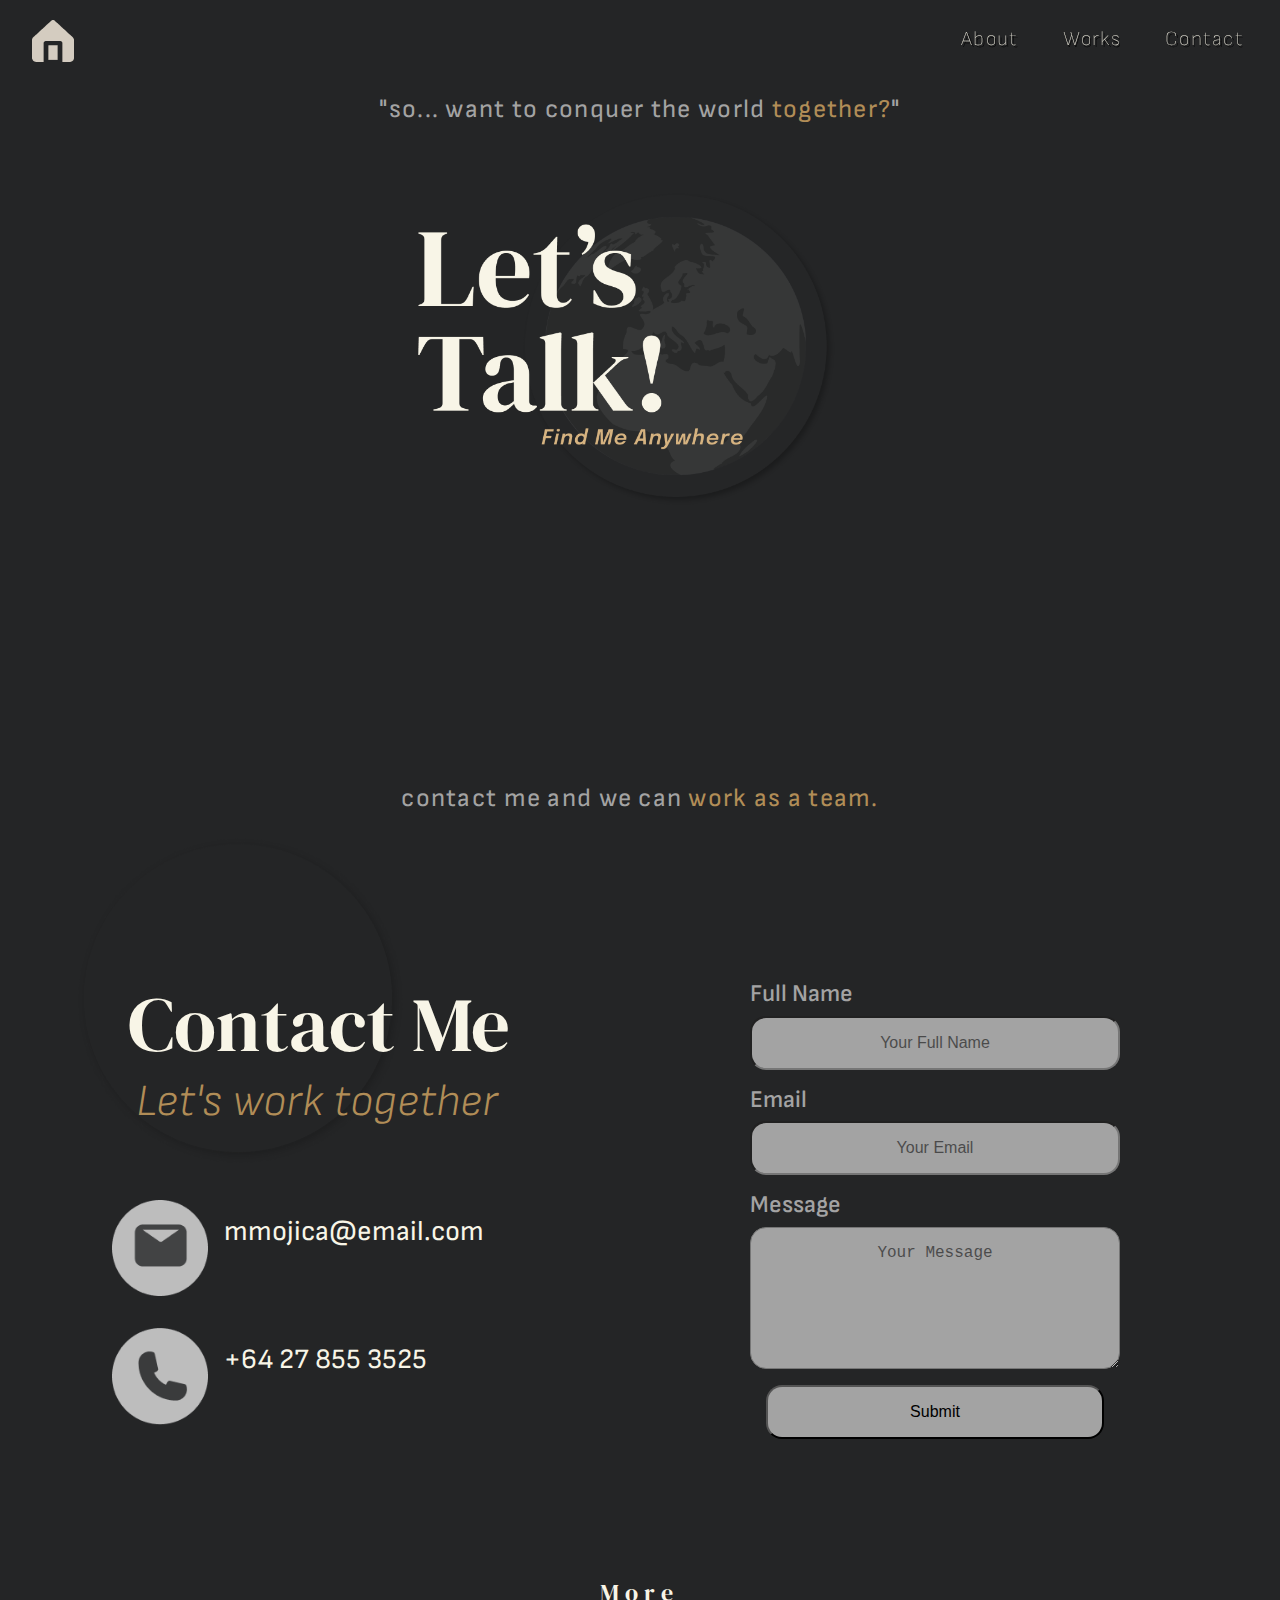
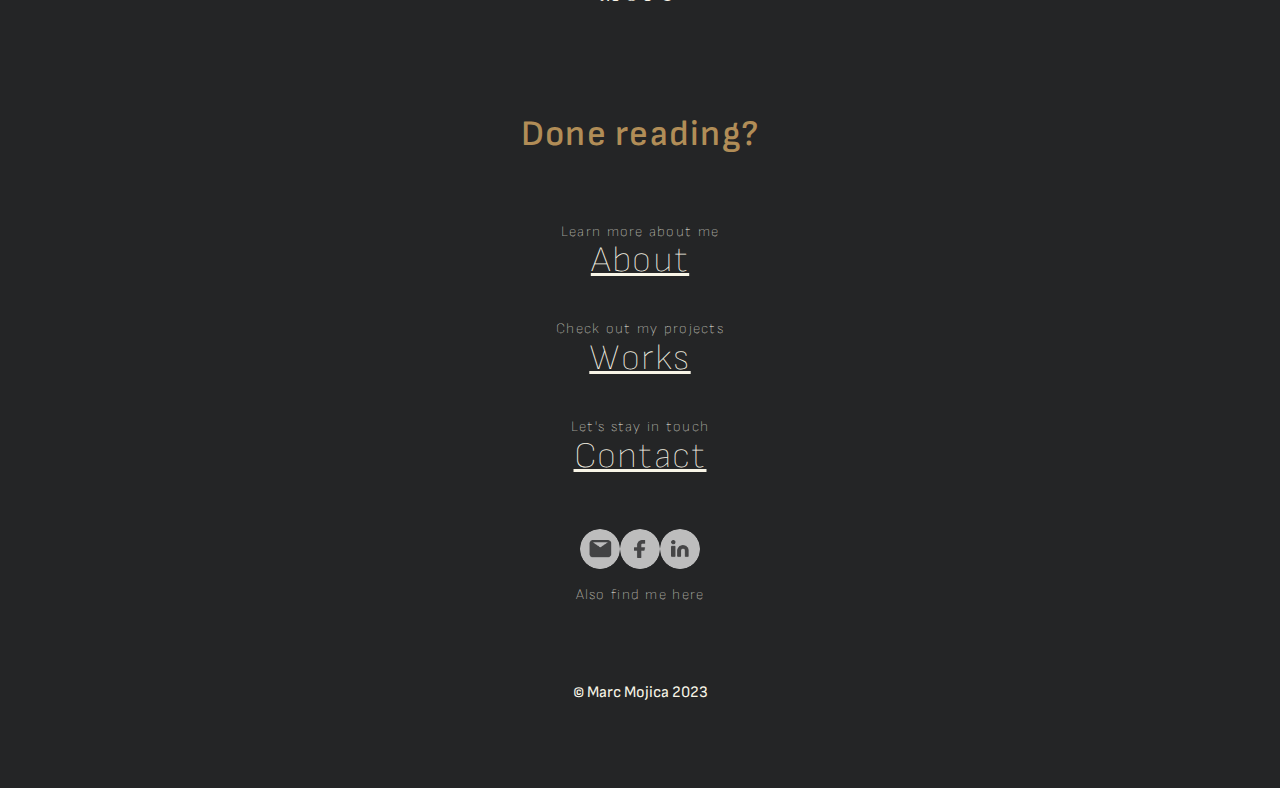
<file: contact.html>
<!DOCTYPE html>
<html lang="en">

<head>
    <meta charset="UTF-8">
    <title>Contacts | Marc Mojica</title>
    <meta http-equiv="X-UA-Compatible" content="IE=edge">
    <meta name="viewport" content="width=device-width, initial-scale=1.0">
    <meta name="description" content="Digital Portfolio">
    <meta name="keywords" content="Marc, Mojica, Portfolio, Design, Programming">
    <meta name="author" content="Marc Mojica">
    <link rel="stylesheet" href="styles/normalize.css">
    <link rel="stylesheet" href="styles/style.css">
</head>

<body>
    <!-- Main Navigation Menu -->
    <header>
        <a href="index.html"><img class="home" src="images/home_icon.png" alt="Home Icon"></a>
        <label class="hamburger-menu">
            <input type="checkbox">
        </label>

        <!-- Mobile & PC Side/Navigation Bar -->
        <aside class="sidebar">
            <nav>
                <h2>Menu</h2>
                <div class="nav-link">
                    <small>Learn more about me</small>
                    <p><a href="about.html">About</a></p>
                </div>
    
                <div class="nav-link">
                    <small>Check out my projects</small>
                    <p><a href="works.html">Works</a></p>
                </div>
    
                <div class="nav-link">
                    <small>Let's stay in touch</small>
                    <p><a href="contact.html">Contact</a></p>
                </div>
            </nav>
        </aside>
    </header>

    <!-- Primary Webpage Content -->
    <main>
        <!-- Webpage Splash Section -->
        <section id="opening" aria-label="article">
            <div class="quote-text">
                <small>"so... want to conquer the world<span class="gold-highlight"> together?</span>"</small>
            </div>

            <div id="main-headings">
                <picture>
                    <source media="(min-width: 600px)" srcset="images/contacts_main_big.png">
                    <img src="images/contacts_main.png" alt="Image of Text saying 'Let's Talk', with a Globe in Background">
                </picture>
            </div>

            <div class="summary-text">
                <small>contact me and we can <span class="gold-highlight">work as a team.</span></small>
            </div>
        </section>

        <!-- Contacting Information Sections -->
        <section id="contacts" aria-label="article">
            <div id="contact-info">
                <div id="contacts-headings">
                    <h1>Contact Me</h1>
                    <h2>Let's work together</h2>
                </div>
    
                <!-- Large Screen Details with Contact Icons -->
                <div id="contacts-icons">
                    <div class="contact-icon">
                        <img src="images/mail_icon_big.png" alt="Email Icon">
                        <p>mmojica@email.com</p>
                    </div>

                    <div class="contact-icon">
                        <img src="images/phone_icon_big.png" alt="Phone Icon">
                        <p>+64 27 855 3525</p>
                    </div>
                </div>
    
                <!-- Small Screen Details with Only Text Contact Information-->
                <div id="contact-details">
                    <p><span class="bold-text">Marc Mojica</span></p>
                    <p>mmojica@eemail.com</p>
                    <p>+64 27 855 3525</p>
                </div>
            </div>

            <form id="contacts-form">
                <!-- Primary Form for Inputting Personal Contact Details -->
                <label for="full-name">Full Name</label>
                <input type="text" id="full-name" name="full-name" placeholder="Your Full Name">

                <label for="email">Email</label>
                <input type="email" id="email" name="email" placeholder="Your Email">

                <label for="message">Message</label>
                <textarea id="message" name="message" rows="6" cols="50" placeholder="Your Message"></textarea>

                <input type="submit" value="Submit">
            </form>
        </section>
    </main>

    <!-- Webpage Footer/Sitemap -->
    <footer>
        <p class="title">More</p>
        <div class="footer-sitemap">
            <h2>Done reading?</h2>
            <nav>
                <div class="sitemap-link">
                    <small>Learn more about me</small>
                    <p><a href="about.html">About</a></p>
                </div>
    
                <div class="sitemap-link">
                    <small>Check out my projects</small>
                    <p><a href="works.html">Works</a></p>
                </div>
    
                <div class="sitemap-link">
                    <small>Let's stay in touch</small>
                    <p><a href="contact.html">Contact</a></p>
                </div>
    
                <div class="footer-social-media">
                    <img src="images/mail_icon.png" alt="Email Button Icon">
                    <img src="images/facebook_icon.png" alt="Facebook Button Icon">
                    <img src="images/linkedin_icon.png" alt="LinkedIn Button Icon">
                </div>
                <small>Also find me here</small>
                <p class="copyright">&copy; Marc Mojica 2023 </p>
            </nav>
        </div>
    </footer>
    <!-- Website Main Script for Navigation -->
    <script src="script.js"></script>

</body>
</html>
</file>
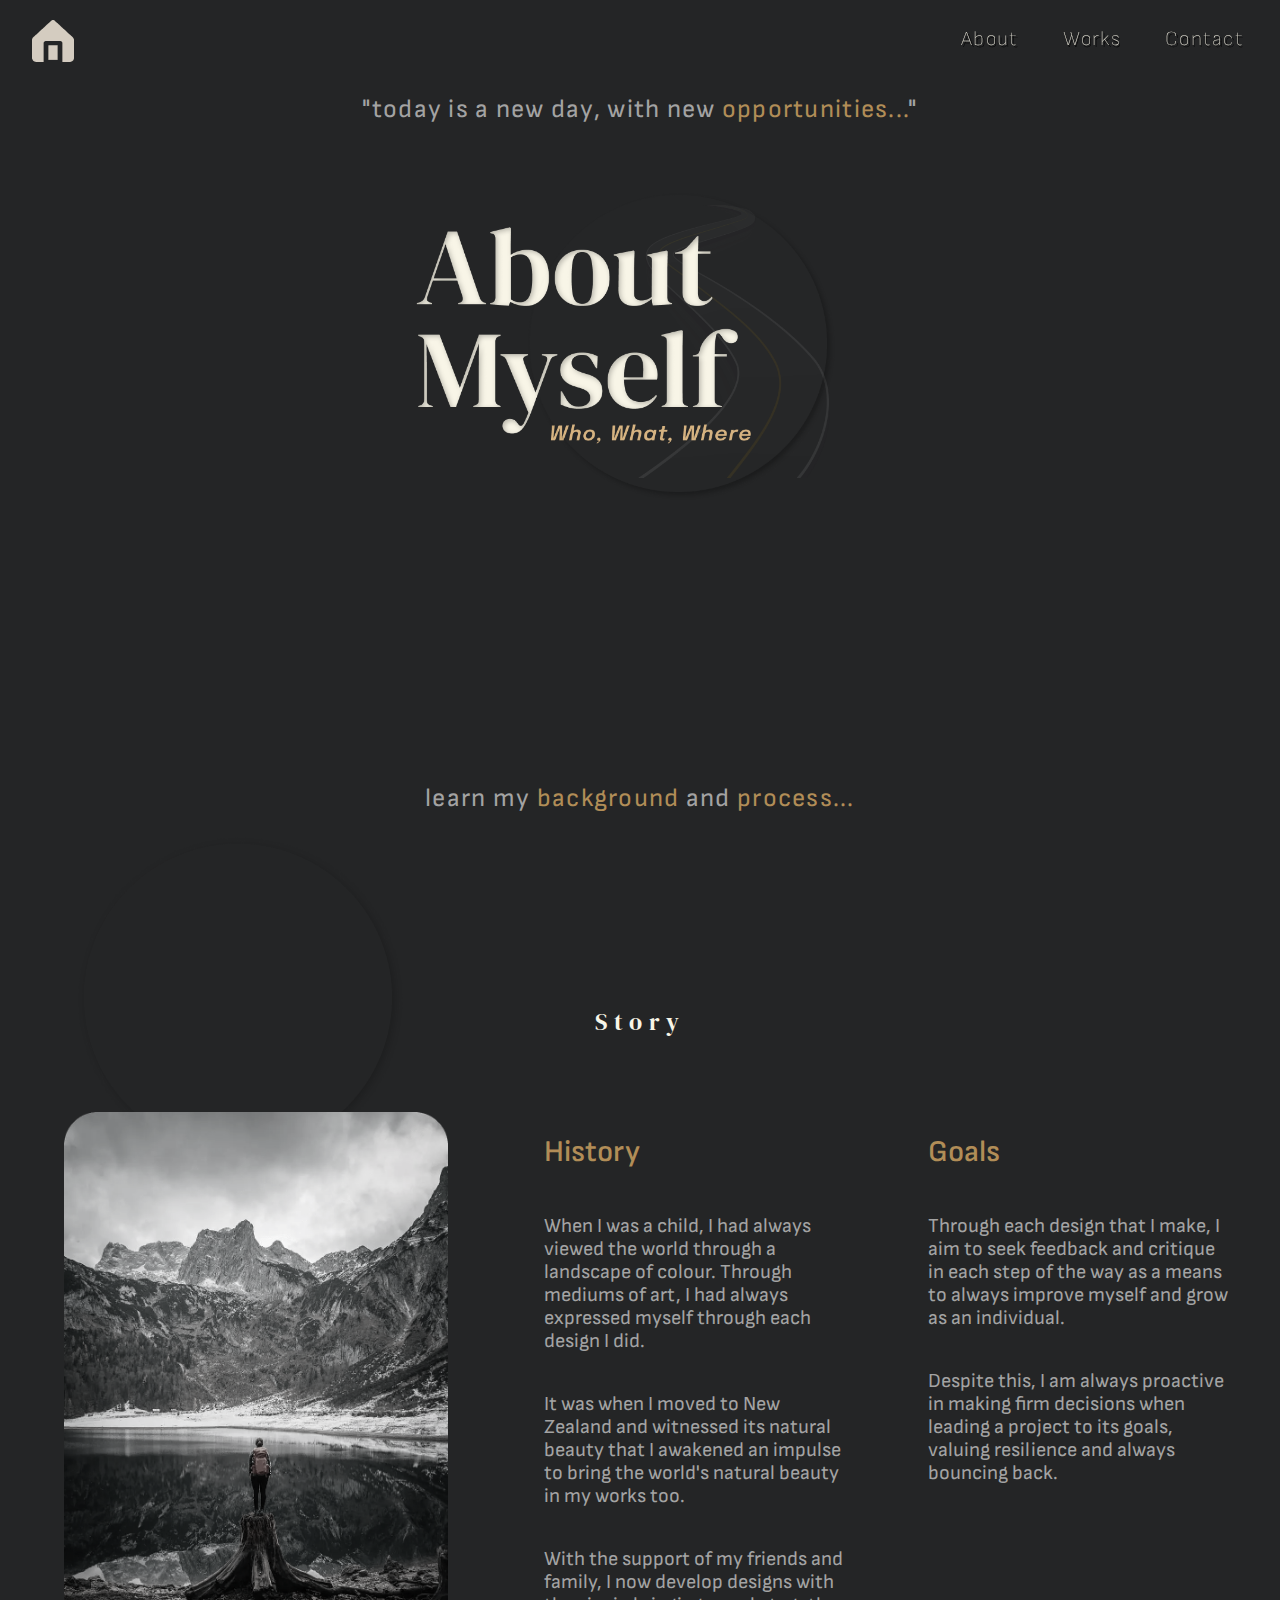
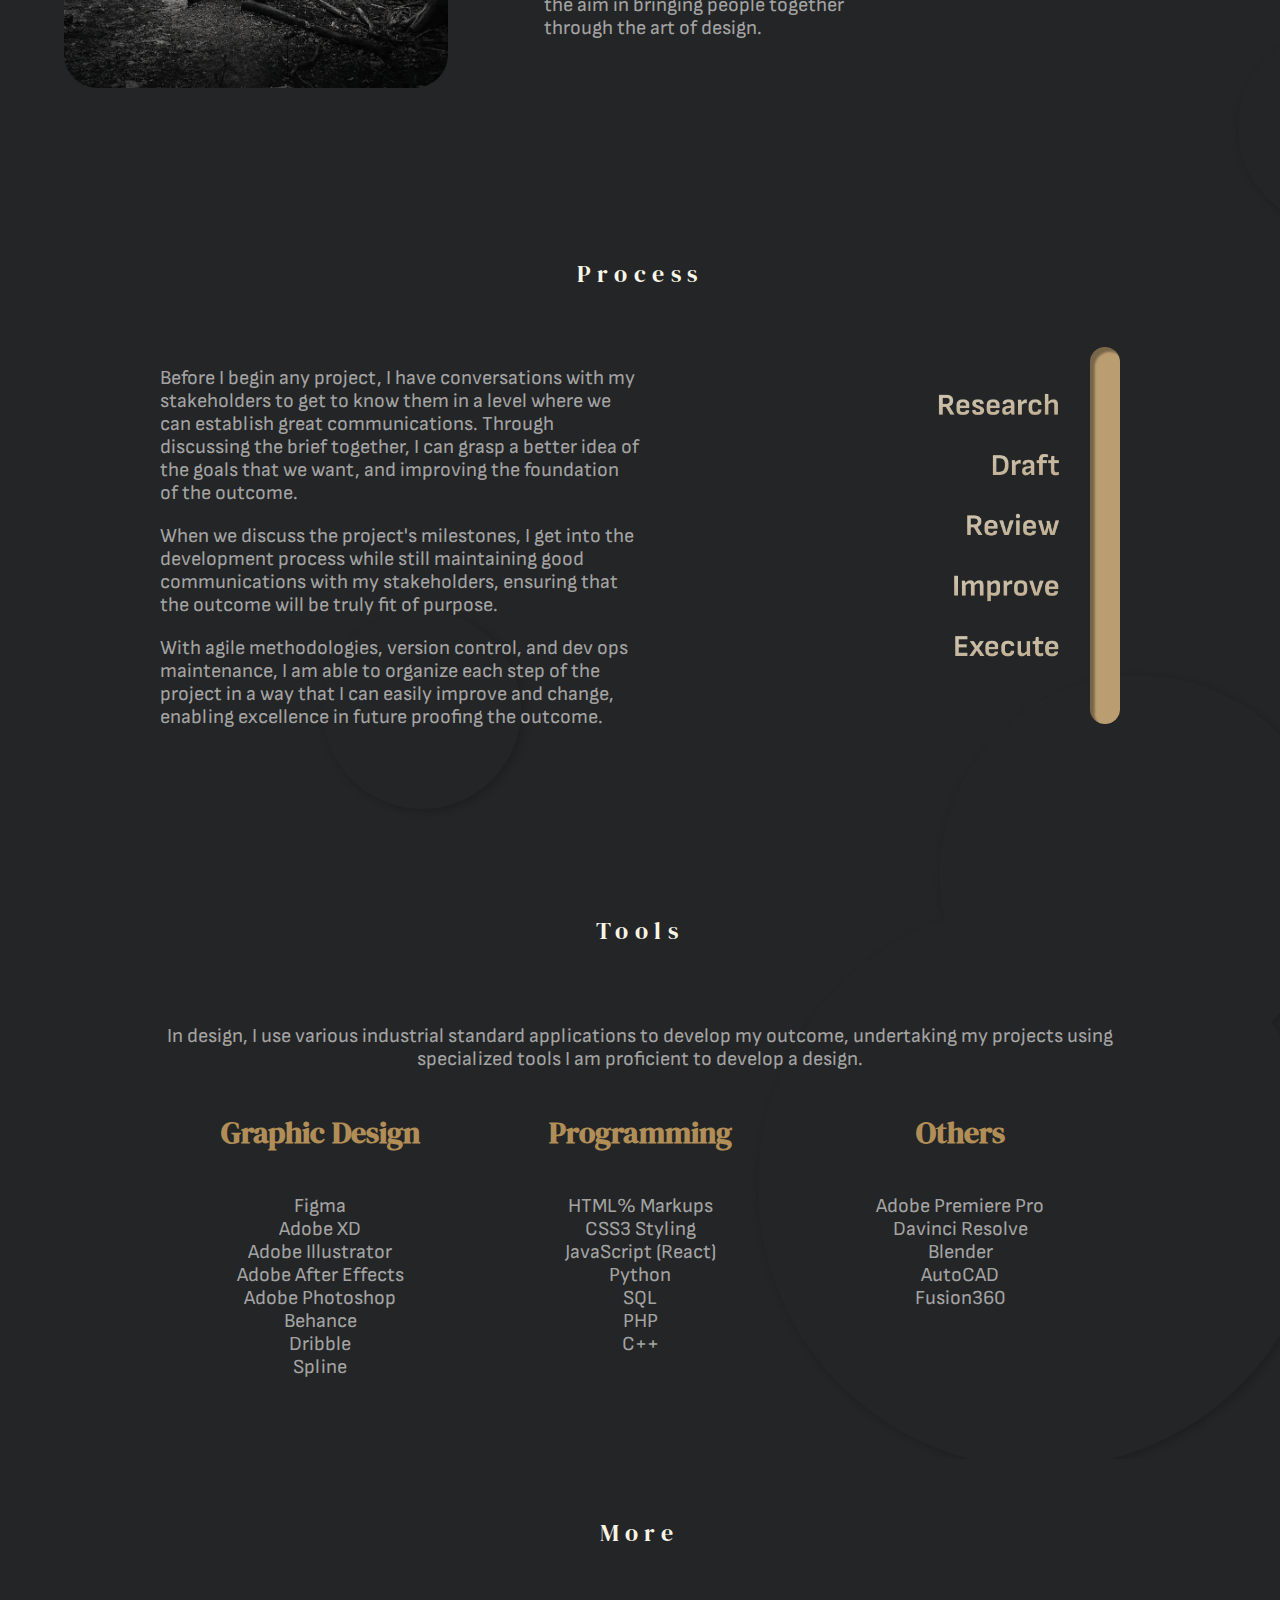
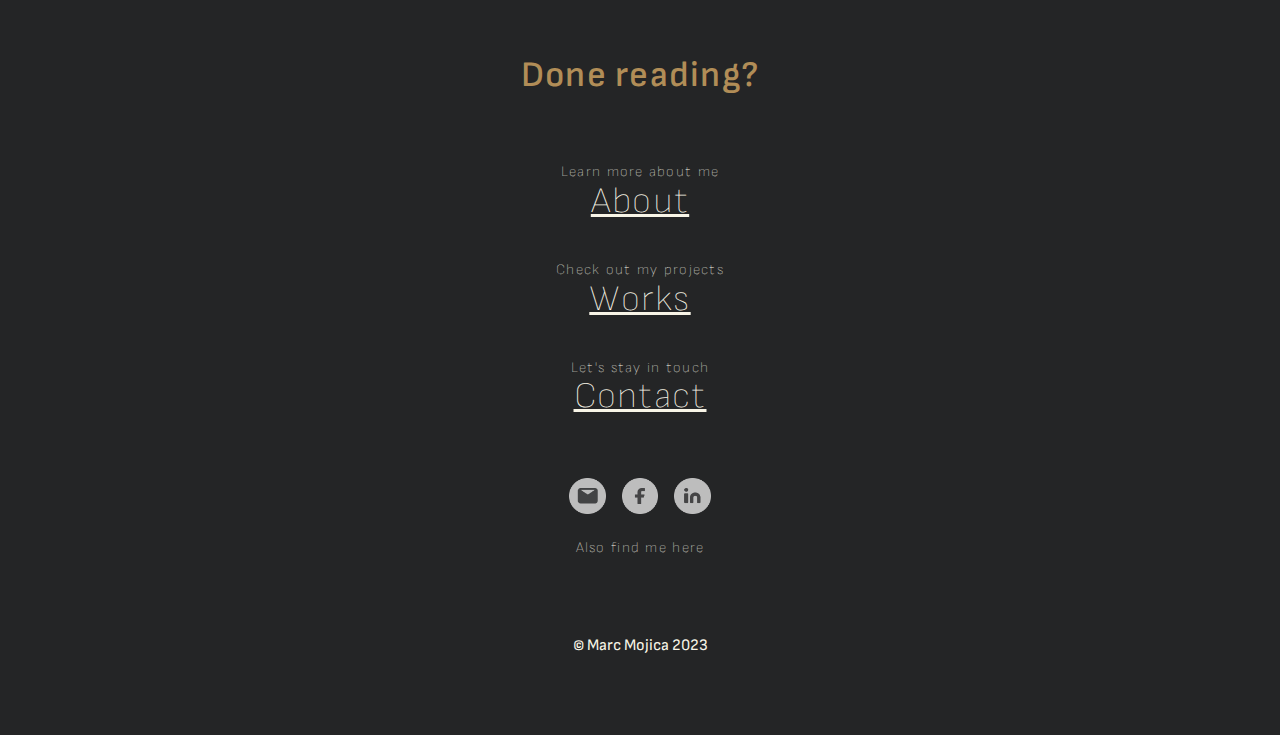
<file: Website_MMojica/about.html>
<!DOCTYPE html>
<html lang="en">

<head>
    <meta charset="UTF-8">
    <title>About | Marc Mojica</title>
    <meta http-equiv="X-UA-Compatible" content="IE=edge">
    <meta name="viewport" content="width=device-width, initial-scale=1.0">
    <meta name="description" content="Digital Portfolio">
    <meta name="keywords" content="Marc, Mojica, Portfolio, Design, Programming">
    <meta name="author" content="Marc Mojica">
    <link rel="stylesheet" href="styles/normalize.css">
    <link rel="stylesheet" href="styles/style.css">
</head>

<body>
    <!-- Main Navigation Menu -->
    <header>
        <a href="index.html"><img class="home" src="images/home_icon.png" alt="Home Icon"></a>
        <label class="hamburger-menu">
            <input type="checkbox">
        </label>

        <!-- Mobile & PC Side/Navigation Bar -->
        <aside class="sidebar">
            <nav>
                <h2>Menu</h2>
                <div class="nav-link">
                    <small>Learn more about me</small>
                    <p><a href="about.html">About</a></p>
                </div>
    
                <div class="nav-link">
                    <small>Check out my projects</small>
                    <p><a href="works.html">Works</a></p>
                </div>
    
                <div class="nav-link">
                    <small>Let's stay in touch</small>
                    <p><a href="contact.html">Contact</a></p>
                </div>
            </nav>
        </aside>
    </header>

    <!-- Primary Webpage Content -->
    <main>
        <!-- Webpage Splash Section -->
        <section id="opening" aria-label="article">
            <div class="quote-text">
                <small>"today is a new day, with new <span class="gold-highlight">opportunities...</span>"</small>
            </div>

            <div id="main-headings">
                <picture>
                    <source media="(min-width: 600px)" srcset="images/about_main_big.png">
                    <img src="images/about_main.png" alt="Image of text saying 'About Myself' with a Road Trail in Background">
                </picture>
            </div>
            
            <div class="summary-text">
                <small>learn my <span class="gold-highlight">background </span>and <span class="gold-highlight">process...</span></small>
            </div>
        </section>   

        <!-- History, Goals, Process, & Tools About Sections -->
        <section id="story">
            <p class="title">Story</p>
            <div id="story-text">
                <picture>
                    <source media="(min-width: 979px)" srcset="images/myself_big.webp">
                    <img src="images/myself.webp" alt="Image of Me">
                </picture>

                <div class="story-text-item">
                    <h2 class="gold-highlight">History</h2>
                    <p>When I was a child, I had always viewed the world through a landscape of colour. 
                        Through mediums of art, I had always expressed myself through each design I did.</p>
                    <p>It was when I moved to New Zealand and witnessed its natural beauty that I awakened an 
                        impulse to bring the world's natural beauty in my works too.</p>
                    <p>With the support of my friends and family, I now develop designs with the aim 
                        in bringing people together through the art of design.</p>
                </div>
                
                <div class="story-text-item">
                    <h2 class="gold-highlight">Goals</h2>
                    <p>Through each design that I make, I aim to seek feedback and critique in each 
                        step of the way as a means to always improve myself and grow as an individual.</p>
                    <p>Despite this, I am always proactive in making firm decisions when leading a project 
                        to its goals, valuing resilience and always bouncing back.</p>
                </div>
            </div>
        </section>

        <section id="process">
            <p class="title">Process</p>
            <picture>
                <source media="(min-width: 980px)" srcset="images/process_main_big.png">
                <img src="images/process_main.png" alt="A vertical line showing my process">
            </picture>

            <div id="process-text">
                <p>Before I begin any project, I have conversations with my stakeholders to get to know them in a level 
                    where we can establish great communications. Through discussing the brief together, I can grasp a 
                    better idea of the goals that we want, and improving the foundation of the outcome.</p>
                <p>When we discuss the project's milestones, I get into the development process while still maintaining 
                    good communications with my stakeholders, ensuring that the outcome will be truly fit of purpose.</p>
                <p>With agile methodologies, version control, and dev ops maintenance, I am able to organize each 
                    step of the project in a way that I can easily improve and change, enabling excellence in future 
                    proofing the outcome.</p>
            </div>
        </section>

        <section id="tools">
        <p class="title">Tools</p>
        <p>In design, I use various industrial standard applications to develop my outcome, undertaking my 
            projects using specialized tools I am proficient to develop a design.</p>

        <div class="tools-container">
            <div class="tools-list">
                <h2 class="gold-highlight">Graphic Design</h2>
                <ul>
                    <li>Figma</li>
                    <li>Adobe XD</li>
                    <li>Adobe Illustrator</li>
                    <li>Adobe After Effects</li>
                    <li>Adobe Photoshop</li>
                    <li>Behance</li>
                    <li>Dribble</li>
                    <li>Spline</li>
                </ul>
            </div>

            <div class="tools-list">
                <h2 class="gold-highlight">Programming</h2>
                <ul>
                    <li>HTML% Markups</li>
                    <li>CSS3 Styling</li>
                    <li>JavaScript (React)</li>
                    <li>Python</li>
                    <li>SQL</li>
                    <li>PHP</li>
                    <li>C++</li>
                </ul>
            </div>

            <div class="tools-list">
                <h2 class="gold-highlight">Others</h2>
                <ul>
                    <li>Adobe Premiere Pro</li>
                    <li>Davinci Resolve</li>
                    <li>Blender</li>
                    <li>AutoCAD</li>
                    <li>Fusion360</li>
                </ul>
            </div>
        </div>
        </section>
    </main>

    <!-- Webpage Footer/Sitemap -->
    <footer>
        <p class="title">More</p>
        <div class="footer-sitemap">
            <h2>Done reading?</h2>
            <nav>
                <div class="sitemap-link">
                    <small>Learn more about me</small>
                    <p><a href="about.html">About</a></p>
                </div>
    
                <div class="sitemap-link">
                    <small>Check out my projects</small>
                    <p><a href="works.html">Works</a></p>
                </div>
    
                <div class="sitemap-link">
                    <small>Let's stay in touch</small>
                    <p><a href="contact.html">Contact</a></p>
                </div>
    
                <div class="footer-social-media">
                    <img src="images/mail_icon.png" alt="Email Button Icon">
                    <img src="images/facebook_icon.png" alt="Facebook Button Icon">
                    <img src="images/linkedin_icon.png" alt="LinkedIn Button Icon">
                </div>
                <small>Also find me here</small>
                <p class="copyright">&copy; Marc Mojica 2023 </p>
            </nav>
        </div>
    </footer>
    <!-- Website Main Script for Navigation -->
    <script src="script.js"></script>

</body>
</html>
</file>
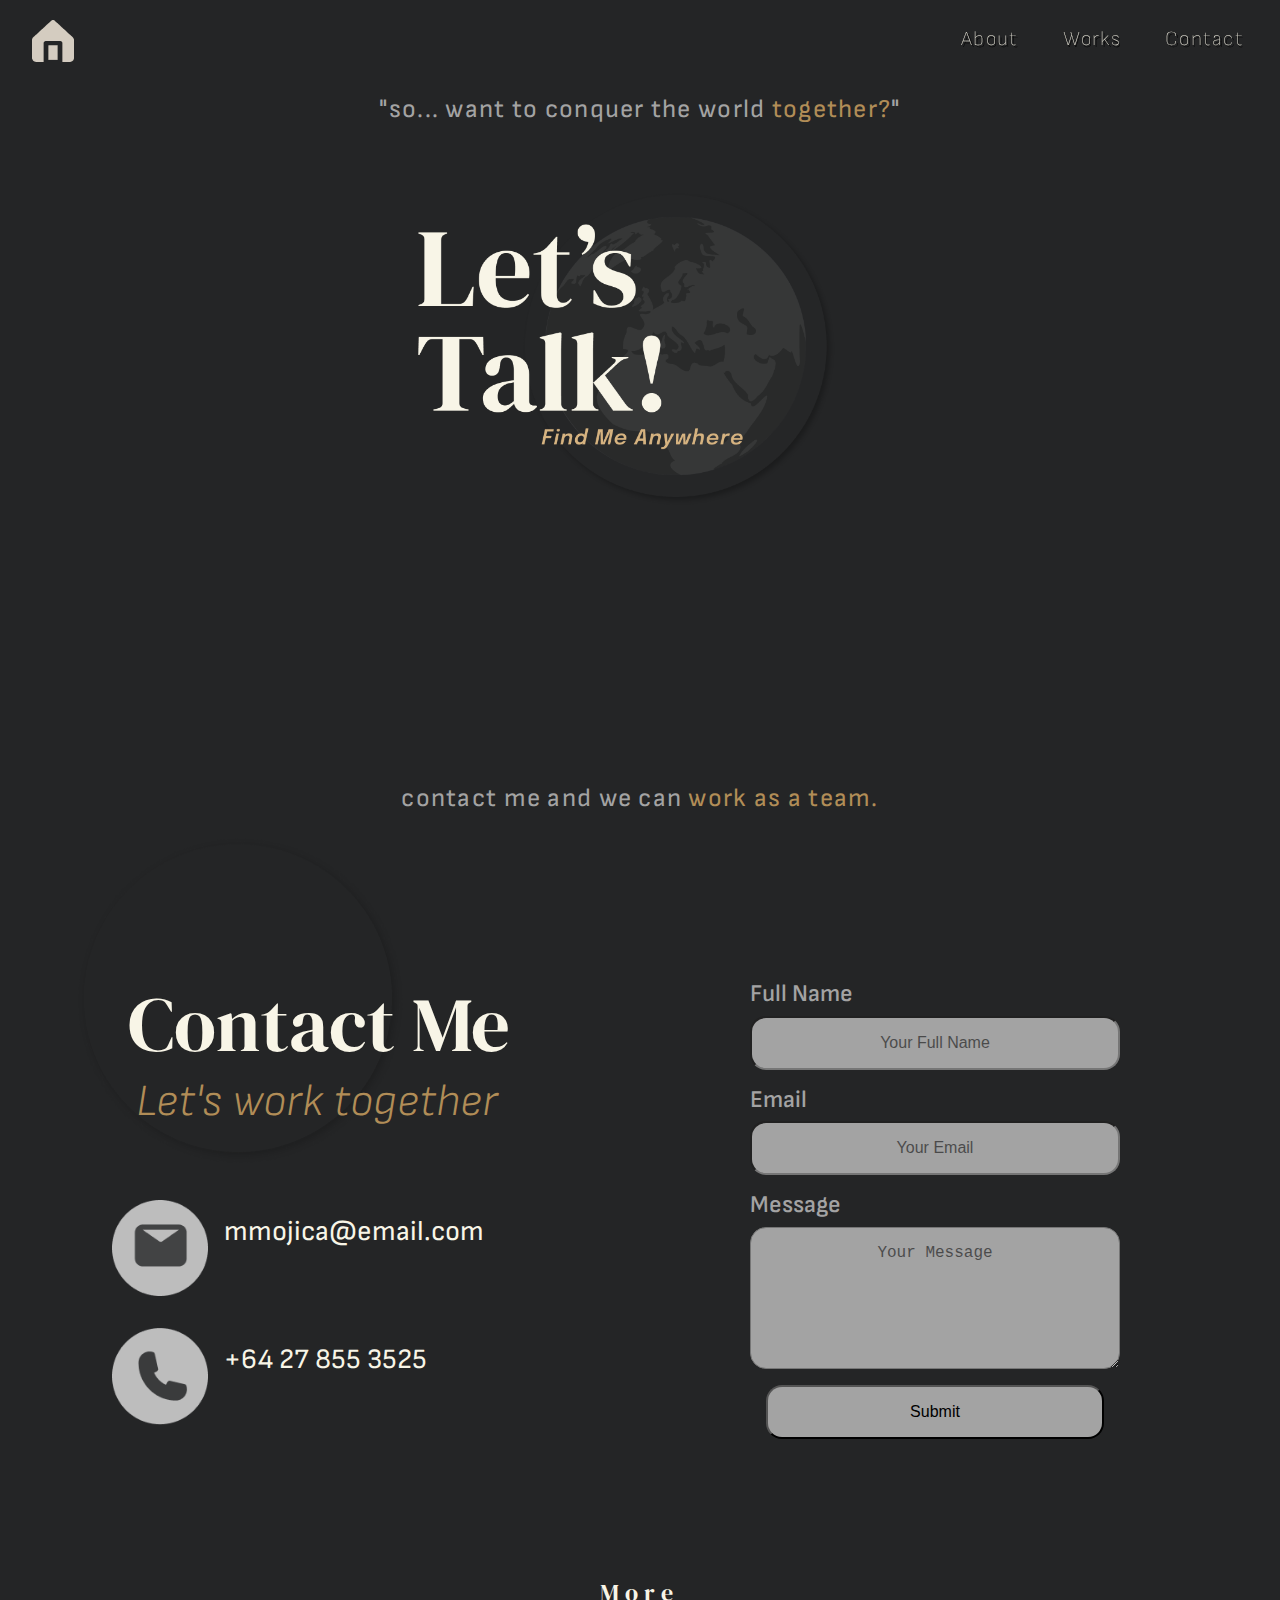
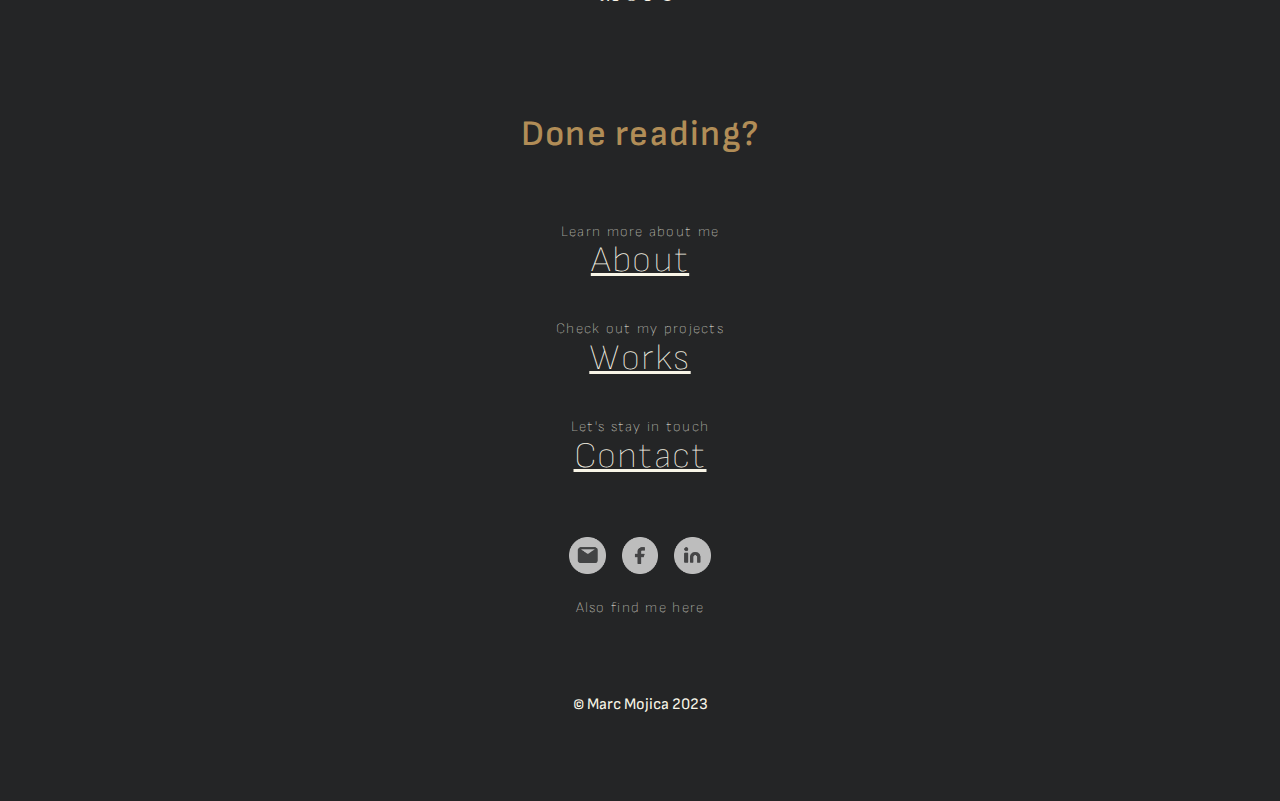
<file: Website_MMojica/contact.html>
<!DOCTYPE html>
<html lang="en">

<head>
    <meta charset="UTF-8">
    <title>Contacts | Marc Mojica</title>
    <meta http-equiv="X-UA-Compatible" content="IE=edge">
    <meta name="viewport" content="width=device-width, initial-scale=1.0">
    <meta name="description" content="Digital Portfolio">
    <meta name="keywords" content="Marc, Mojica, Portfolio, Design, Programming">
    <meta name="author" content="Marc Mojica">
    <link rel="stylesheet" href="styles/normalize.css">
    <link rel="stylesheet" href="styles/style.css">
</head>

<body>
    <!-- Main Navigation Menu -->
    <header>
        <a href="index.html"><img class="home" src="images/home_icon.png" alt="Home Icon"></a>
        <label class="hamburger-menu">
            <input type="checkbox">
        </label>

        <!-- Mobile & PC Side/Navigation Bar -->
        <aside class="sidebar">
            <nav>
                <h2>Menu</h2>
                <div class="nav-link">
                    <small>Learn more about me</small>
                    <p><a href="about.html">About</a></p>
                </div>
    
                <div class="nav-link">
                    <small>Check out my projects</small>
                    <p><a href="works.html">Works</a></p>
                </div>
    
                <div class="nav-link">
                    <small>Let's stay in touch</small>
                    <p><a href="contact.html">Contact</a></p>
                </div>
            </nav>
        </aside>
    </header>

    <!-- Primary Webpage Content -->
    <main>
        <!-- Webpage Splash Section -->
        <section id="opening" aria-label="article">
            <div class="quote-text">
                <small>"so... want to conquer the world<span class="gold-highlight"> together?</span>"</small>
            </div>

            <div id="main-headings">
                <picture>
                    <source media="(min-width: 600px)" srcset="images/contacts_main_big.png">
                    <img src="images/contacts_main.png" alt="Image of Text saying 'Let's Talk', with a Globe in Background">
                </picture>
            </div>

            <div class="summary-text">
                <small>contact me and we can <span class="gold-highlight">work as a team.</span></small>
            </div>
        </section>

        <!-- Contacting Information Sections -->
        <section id="contacts" aria-label="article">
            <div id="contact-info">
                <div id="contacts-headings">
                    <h1>Contact Me</h1>
                    <h2>Let's work together</h2>
                </div>
    
                <!-- Large Screen Details with Contact Icons -->
                <div id="contacts-icons">
                    <div class="contact-icon">
                        <img src="images/mail_icon_big.png" alt="Email Icon">
                        <p>mmojica@email.com</p>
                    </div>

                    <div class="contact-icon">
                        <img src="images/phone_icon_big.png" alt="Phone Icon">
                        <p>+64 27 855 3525</p>
                    </div>
                </div>
    
                <!-- Small Screen Details with Only Text Contact Information-->
                <div id="contact-details">
                    <p><span class="bold-text">Marc Mojica</span></p>
                    <p>mmojica@eemail.com</p>
                    <p>+64 27 855 3525</p>
                </div>
            </div>

            <form id="contacts-form">
                <!-- Primary Form for Inputting Personal Contact Details -->
                <label for="full-name">Full Name</label>
                <input type="text" id="full-name" name="full-name" placeholder="Your Full Name">

                <label for="email">Email</label>
                <input type="email" id="email" name="email" placeholder="Your Email">

                <label for="message">Message</label>
                <textarea id="message" name="message" rows="6" cols="50" placeholder="Your Message"></textarea>

                <input type="submit" value="Submit">
            </form>
        </section>
    </main>

    <!-- Webpage Footer/Sitemap -->
    <footer>
        <p class="title">More</p>
        <div class="footer-sitemap">
            <h2>Done reading?</h2>
            <nav>
                <div class="sitemap-link">
                    <small>Learn more about me</small>
                    <p><a href="about.html">About</a></p>
                </div>
    
                <div class="sitemap-link">
                    <small>Check out my projects</small>
                    <p><a href="works.html">Works</a></p>
                </div>
    
                <div class="sitemap-link">
                    <small>Let's stay in touch</small>
                    <p><a href="contact.html">Contact</a></p>
                </div>
    
                <div class="footer-social-media">
                    <img src="images/mail_icon.png" alt="Email Button Icon">
                    <img src="images/facebook_icon.png" alt="Facebook Button Icon">
                    <img src="images/linkedin_icon.png" alt="LinkedIn Button Icon">
                </div>
                <small>Also find me here</small>
                <p class="copyright">&copy; Marc Mojica 2023 </p>
            </nav>
        </div>
    </footer>
    <!-- Website Main Script for Navigation -->
    <script src="script.js"></script>

</body>
</html>
</file>
<file: styles/style.css>
@import url('https://fonts.googleapis.com/css2?family=DM+Serif+Display&display=swap');
@import url('https://fonts.googleapis.com/css2?family=Sofia+Sans:ital,wght@0,300;0,600;0,800;0,900;1,600&display=swap');

/* 
===============
General Elements 
===============
*/

*, *::after, *::before {
}

html, body {
    max-width: 100%;
    overflow-x: hidden;
}

html {
    background-color: #242526;
}

.no-scroll {
    overflow: hidden;
    height: 100svh;
}

body {
    margin: 0;
    overflow: hidden;
}

/* 
===============
Homepage 
===============
*/

/* Variables */
:root {
    --bar-width: 40px;
    --bar-height: 6px;
    --hamburger-gap: 6px;
    --foreground: #F8F5E7;
    --light-foreground: #A3A3A3;
    --accent: #B18D57;
    --light-accent: #B3976E;
    --background: #373839;
    --hamburger-margin: 1vw;
    --animation-bezier: 750ms cubic-bezier(0, 1.5, 0, 0.9);
    --hamburger-height: calc(var(--bar-height) * 3 + var(--hamburger-gap) * 2);
}

/* Header */
.hamburger-menu {
    padding: 1.5em 2em 0 0;
    --crossed-width: calc(var(--hamburger-height) * 1.4142135623731);
    display: flex;
    float: right;
    flex-direction: column;
    width: max-content;
    gap: var(--hamburger-gap);
    top: var(--hamburger-margin);
    right: var(--hamburger-margin);
    z-index: 1;
    cursor: pointer;
    position: fixed;
    z-index: 100;
}

.hamburger-menu input:focus {
    border: 1px solid var(--background);
    box-shadow: 0 0 0 1px var(--foreground);
}

.hamburger-menu::before,
.hamburger-menu::after,
.hamburger-menu input {
    content: "";
    width: var(--bar-width);
    height: var(--bar-height);
    background-color: var(--foreground);
    border-radius: 999px;
    transform-origin: left center;
    transition: opacity var(--animation-bezier), width var(--animation-bezier), 
        rotate var(--animation-bezier), translate var(--animation-bezier),
        background-color var(--animation-bezier);
}

.hamburger-menu input {
    appearance: none;
    margin: 0;
    outline: none;
    pointer-events: none;
}

.hamburger-menu:has(input:checked)::before {
    rotate: 45deg;
    width: var(--crossed-width);
    translate: 0 calc(var(--bar-height) / -2);
}

.hamburger-menu:has(input:checked)::after {
    rotate: -45deg;
    width: var(--crossed-width);
    translate: 0 calc(var(--bar-height) / 2);
}

.hamburger-menu input:checked {
    opacity: 0;
    width: 0;
}

.sidebar {
    transition: translate var(--animation-bezier);
    translate: 100%;
    padding-top: calc(var(--hamburger-height) + var(--hamburger-margin));
    background-color: rgba(36, 37, 38, 0.99);
    color: var(--foreground);
    width: 200vw;
    min-height: 100svh;
    float: right;
    list-style-type: none;
    display: flex;
    flex-direction: column;
    justify-content: center;
    text-align: center;
    padding: 0.5rem 1rem;
    z-index: 50;
}

.sidebar nav {
    width: 305vw;
}

.hamburger-menu:has(input:checked) + .sidebar {
    translate: 0;
    position: relative;
}

.sidebar li {
    padding: 1.4em 0;
}

.sidebar a {
    font-family: "DM Serif Display";
    color: var(--foreground);
    font-size: 2em;
}

nav a.active {
    color: #CAA468;
}

body .home {
    padding: 1.25em 0 0 2em;
    position: fixed;
    z-index: 100;
}

#opening {
    position: relative;
    height: 100vh;
}

/* 
===============
Hero Section & Homepage
===============
*/

main {
    background-image: url(../images/circles_background.png);
}

.quote-text,
.summary-text {
    position: absolute;
    left: 50%;
    transform: translateX(-50%);
    text-align: center;
    width: 100%;
    color: var(--light-foreground);
    font-family: "Sofia Sans";
    font-size: 1rem;
    letter-spacing: 0.5vw;
}

.quote-text {
    top: 10%;
}

.summary-text {
    bottom: calc(20% - 6rem);
}

.gold-highlight {
    color: var(--accent);
}

.gold-highlight {
    color: var(--accent);
}

.bold-text {
    font-weight: bold;
}

#main-headings {
    position: absolute;
    top: 15em;
    width: 100svw;
    text-align: center;
}

#main-headings img {
    position: relative;
    width: 85vw;
    display: block;
    margin: auto;
    z-index: -2;
}

#about-preview, 
#experiences-preview, 
#goals-preview, footer {
    position: relative;
    text-align: center;
    margin: 0;
}

#about-preview,
#experiences-preview,
#goals-preview {
    text-align: center;
    padding: 8vh 1em; 
    display: block; 
}

#about-preview h1,
#experiences-preview h1,
#goals-preview h1 {
    font-size: clamp(7vw, 11vw, 9rem);
    margin-bottom: 1rem;
    color: var(--foreground);
}

p.title {
    text-align: center;
    font-family: "Dm Serif Display";
    color: var(--foreground);
    font-size: 1.5rem;
    letter-spacing: 1vw;
    margin: 0;
    padding: 2.5em;
}

h1.typo-based {
    font-family: "Sofia Sans";
    font-weight: 900;
    color: var(--foreground);
    width: 85%;
    margin: 0 auto; 
    padding: 1.5em 0;
}

.skill-item {
    display: flex;
    flex-direction: row;
    align-items: flex-start;
    text-align: left;
    padding: 2em 0.5em 0 1em;
    margin: 0 auto;
}

.skill-item img {
    margin-right: 1em;
    margin: 0;
    width: 7rem;
    filter: grayscale(90%);
}

.skill-item-text {
    padding: 1em 0 0 2em;
}

.skill-item h2 {
    margin: 0;
    font-size: clamp(2rem, 8vw, 2rem);
    color: var(--accent);
    font-family: "Dm Serif Display";
}

.skill-item p {
    font-family: "Sofia Sans";
    color: var(--light-foreground);
    letter-spacing: 0.1vw;
    margin: 0;
}

.button-section {
    text-align: center;
    padding: 2em 0;
}

.button-section a {
    font-family: "Sofia Sans";
    font-weight: 600;
    background-color: var(--foreground);
    color: var(--background);
    padding: 2vw 3vw;;
    text-decoration: none;
    display: inline-block;
    font-size: 1.25rem;
    border-radius: 25px;
}

.button-section a:hover {
    background-color: var(--light-accent);
    color: var(--background);
}

#experiences-preview {
    background-image: url("../images/experience_preview_img.png");
    background-size: cover;
    background-repeat: no-repeat;
    background-position: center center;
}

.work-preview {
    display: flex;
    flex-direction: column;
    align-items: center;
    text-align: center;
    position: relative; 
    overflow: hidden; 
    padding: 1.5em;
}

.work-preview img {
    max-width: 100%;
    height: auto;
    margin-bottom: 1em;
    filter: grayscale(90%);
    transition: filter 500ms ease-out;
}

.work-preview img:hover {
    filter: none;
}

.work-preview-text {
    font-family: "Sofia Sans";
    color: #242526;
    font-size: 1rem;
    position: absolute;
    bottom: 55px;
    left: 50%;
    transform: translateX(-50%);
    width: 230px;
    padding: 1em;
}

.work-preview-text h2 {
    font-family: "Dm Serif Display";
    font-size: clamp(1.5rem, 10vw, 1rem); 
    letter-spacing: 0;
}

#goals-preview {
    background-image: url("../images/goals_preview_img.png");
    background-size: cover;
    background-repeat: no-repeat;
    background-position: center center;
}

.sidebar h2, .footer-sitemap h2 {
    font-family: "Sofia Sans";
    font-weight: 600;
    color: var(--accent);
    letter-spacing: 0.1vw;
    font-size: 2.25rem;
    padding: 0.5em;
}

.sidebar small, .footer-sitemap small {
    font-family: "Sofia Sans";
    font-weight: 100;
    color: var(--foreground);
    letter-spacing: 0.1vw;
    font-size: 0.9rem;
}

.sidebar a, .footer-sitemap a {
    font-family: "Sofia Sans";
    font-weight: 100;
    letter-spacing: 0.1vw;
    font-size: 2.25rem;
    color: var(--foreground);
}

.sitemap-link, .nav-link {
    padding: 1.25em;
    display: flex;
    flex-direction: column;
}

.sidebar p, .footer-sitemap p {
    margin: 0;
}

a:hover {
    color: var(--accent);
  }
  
.sidebar a:active, .footer-sitemap a:active {
    color: var(--light-accent);
  }

.footer-social-media {
    display: flex;
    justify-content: center;
    padding: 2em 2em 1em 2em;
}

.footer-social-media a {
    display: inline-block;
    margin: 0 0.5em;
    transition: transform 0.3s ease, opacity 0.3s ease;
}

.footer-social-media a:hover {
    transform: scale(1.1);
    opacity: 0.8;
}

.footer-social-media img {
    border-radius: 50%;
    object-fit: contain;
    cursor: pointer;
    padding: 0;
}

.footer-sitemap p.copyright {
    font-family: "Sofia Sans";
    color: var(--foreground);
    padding: 5em;
}


/* 
===============
About Page 
===============
*/

#story img {
    display: block;
    margin: auto;
    width: 100%;
    filter: grayscale(90%);
}

#story-text {
    display: block;
    margin: auto;
    width: 75%;
    font-family: "Sofia Sans";
    color: var(--light-foreground);
}

#story-text h2 {
    font-weight: 600;
    padding: 0.5em 0 0 0;
}

#process {
    display: block;
    width: 75%;
    margin: auto;
}

#process img {
    float: right;
    width: 7.5em;
}

#process-text {
    text-align: left;
    width: 10em;
    font-size: clamp(0.7rem, 3.5vw, 1rem);
    font-family: "Sofia Sans";
    color: var(--light-foreground);
}

#tools {
    display: block;
    width: 75%;
    margin: auto;
    text-align: center;
    color: var(--light-foreground);
    font-family: "Sofia Sans";
}

.tools-list {
    display: flex;
    flex-direction: column;
}

.tools-list h2 {
    font-family: "DM Serif Display";
}

.tools-list ul {
    display: table;
    padding: 0;
}

.tools-list li {
    list-style-type: none;
    margin: 0;
}

/* 
===============
Works Page 
===============
*/

.works-one {
    margin: 8rem 3rem;
}

.works-text {
    padding: 1em;
    box-sizing: border-box;
    font-family: "Sofia Sans";
}

.works-text h1 {
    color: var(--foreground);
    font-size: clamp(1.5rem, 3vw, 5rem);
}

.works-text h2 {
    color: var(--accent);
    font-size: 1.25em;
    font-style: italic;
    font-size: clamp(0.85rem, 2vw, 5rem);
}

.works-text p {
    color: var(--light-foreground);
    font-size: clamp(0.75rem, 2vw, 5rem);
}

.works-images {
    height: 35rem;
    display: grid;
    grid-template-columns: repeat(2, 1fr);
    grid-template-rows: repeat(3, 1fr);
    gap: 10px;
    overflow: hidden;
    padding: 1rem;
}

.tab {
    position: relative;
    cursor: pointer;
    overflow: hidden;
    border-radius: 25px;
}

.tab img {
    position: absolute;
    top: 0;
    left: 0;
    width: 100%;
    height: 100%;
    object-fit: cover;
    filter: grayscale(90%);
}

.tab img:hover {
    filter: none;
    transform: scale(1.1);
    transition: all 1000ms cubic-bezier(0.215, 0.61, 0.355, 1);
}

.tab:nth-child(4) {
    grid-column: 2 / span 1;
    grid-row: 1 / span 3;
}

/* 
===============
Contacts Page 
===============
*/

#contacts-headings, #contact-details, #contacts-form {
    text-align: center;
}

#contacts-headings h1, #contacts-headings h2 {
    font-family: "DM Serif Display";
    margin: 0;
    color: var(--foreground);
}

#contacts-headings h1 {
    font-size: clamp(3rem, 3vw, 5rem);
    font-weight: 500;
}

#contacts-headings h2 {
    color: var(--accent);
    font-size: clamp(1.5rem, 3vw, 5rem);
    font-style: italic;
    font-family: "Sofia Sans";
    font-weight: 300;
    padding: 0.5rem;
}

#contact-details {
    padding: 3rem 0 0 0;
    color: var(--light-foreground);
    font-family: "Sofia Sans";
}

#contacts-form {
    display: flex;
    flex-direction: column;
    padding: 4rem 6rem;
}

#contacts-form label {
    color: var(--light-foreground);
    font-family: "Sofia Sans";
    font-weight: 600;
    padding: 1.5rem 0 0.5rem 0;
}

#contacts-form input, textarea {
    padding: clamp(1rem, 3vw, 2rem);
    background-color: var(--light-foreground);
    text-align: center;
    border-radius: 0.5rem;
}

input#message {
    padding: 3rem;
}

#contacts-form input[type=submit] {
    margin: 1rem;
}

#contacts-form input[type=submit]:hover {
    background-color: var(--light-accent);
}

#contacts-icons {
    display: none;
}


/* Small Heights */
@media (min-height: 0px) and (max-height: 480px) {

    .quote-text, .summary-text {
        font-size: 0.75rem;
    }

    .quote-text {
        padding: 3em;
    }

    #main-headings {
        top: 6em;
    }

    #main-headings img {
        width: 50%;
    }

    .summary-text {
        bottom: calc(20% - 3rem);
    }

    .work-preview-text {
        font-size: 0.5rem;
        width: 160px;
    }
    
    #process img {
        width: 6em;
    }

}

/* Medium Heights */
@media (min-height: 480px) and (max-height: 600px) {

    .quote-text {
        padding: 2em;
    }

    #main-headings {
        top: 10em;
    }

    #main-headings img {
        width: 80%;
    }

    #about-preview h1, #experiences-preview h1, #goals-preview h1 {
        font-size: clamp(5vw, 8vw, 6rem);
    }

}

/* Small Phone Size */
@media (min-width: 0px) and (max-width: 500px) {

    .skill-item h2 {
        font-size: 1.25rem;
    }

    .skill-item p {
        font-size: 0.75rem;
    }

    .skill-item-text {
        font-size: 0.5rem;
    }

    #about-preview h1, #experiences-preview h1, #goals-preview h1 {
        font-size: clamp(5vw, 6vw, 9rem);
    }

    .sitemap-link a, .nav-link a {
        font-size: 1.5rem;
    }

    .small {
        font-size: 0.25rem;
    }

    .sidebar h2, .footer-sitemap h2 {
        padding: 0.25em;
        font-size: 1.25rem;
    }

    .work-preview-text {
        width: 185px;
    }

    .work-preview-text p {
        font-size: 0.65rem;
    }
}

/* Medium Phone & Tablet Size */
@media (min-width: 501px) and (max-width: 979px) {

    #main-headings img {
        width: 50%;
    }

    .quote-text, .summary-text {
        font-size: 1.5rem;
    }

    #about-preview h1, #experiences-preview h1, #goals-preview h1 {
        font-size: clamp(5vw, 8vw, 6rem);
    }

    .skill-item-text {
        padding: 1em 0 0 2.5em;
    }

}

/* Laptop Size */
@media (min-width: 980px) {

    .sidebar {
        translate: none;
        background: none;
        text-align: right;
        min-height: 0svh;
        position: fixed;
        display: flex;
        align-items: flex-end;
        right: 0rem;
    }

    .sidebar h2, .sidebar small, .hamburger-menu {
        display: none;
    }

    .nav-link {
        display: inline-block;
        position: relative;
        z-index: 999;
    }

    .nav-link a {
        font-size: 1.25rem;
        text-decoration: none;
        text-shadow: 1.5px 1.5px black;
    }

    #main-headings {
        top: 12em;
    }

    #main-headings img {
        width: 35%;
    }

    .quote-text, .summary-text {
        font-size: 2rem;
        letter-spacing: 0.1vw;
    }

    p.title {
        letter-spacing: 0.5vw;
    }

    #about-preview h1, #experiences-preview h1, #goals-preview h1 {
        font-size: clamp(4.25vw, 4vw, 4rem);
    }

    #skills {
        display: grid;
        grid-template-columns: repeat(2, 1fr);
        gap: 2em;
    }
    
    .skill-item {
        display: flex;
        align-items: center;
        padding: 1em 1em 1em 6em;
    }
    
    .skill-item.right-skill {
        flex-direction: row-reverse;
        padding: 1em 6em 1em 1em;
    }

    .skill-item p {
        font-size: 1.25rem;
    }
    
    .skill-item img {
        width: 25%;
        margin-right: 1em;
    }
    
    .skill-item-text {
        flex: 1;
    }
    
    .skill-item.right-skill .skill-item-text {
        text-align: right;
        padding: 1em 2em 0 0;
    }

    button {
        padding: 1vw 2vw;
    }

    .work-preview {
        position: relative;
        display: flex;
        align-items: center;
        gap: 2em;
    }
    
    .work-preview-text {
        text-align: left;
        position: absolute;
        top: 50%;
        left: calc(50% + 20px);
        transform: translateY(-50%);
        width: calc(140vw - 100% - 20px);
        max-width: 700px;
    }

    .works-images {
        padding: 1rem 0 1rem 3rem;
    }

    .works-text p {
        font-size: clamp(1.25rem, 1.25vw, 5rem);
    }

    .footer-social-media img {
        width: 40px;
        height: 40px;
        border-radius: 50%;
        object-fit: contain;
    }

    #story, #process, #tools {
        padding: 3em;
    }

    #story img {
        width: 24em;
        float: left;
        padding: 1em;
    }
    
    #story-text {
        width: 100%;
        display: flex;
        gap: 5rem;
    }
    
    .story-text-item {
        display: flex;
        flex-direction: column;
        flex: 1;
        font-size: 1.25rem;
        margin: 0;
    }

    #process-text {
        font-size: 1.25rem;
        width: 50%;
    }

    #process img {
        width: 20em;
    }

    #tools {
        display: block;
        width: 75%;
        margin: auto;
        text-align: center;
        color: var(--light-foreground);
        font-family: "Sofia Sans";
        font-size: 1.25rem;
    }
    
    .tools-container {
        display: flex;
    }

    .tools-list {
        flex: 33%;
    }

    .works-one {
        display: flex;
    }

    .works-text {
        width: 45%; 
    }

    .works-text h2 {
        font-size: clamp(0.65rem, 1.25vw, 5rem);
    }

    .works-text p {
        font-size: clamp(1.25rem, 1vw, 5rem);
    }

    .works-images {
        width: 50%;
    }

    #contacts-form input, textarea {
        padding: 1rem;
        border-radius: 1rem;
    }

    #contact-info {
        float: left;
    }

    #contacts-headings {
        text-align: left;
        padding: 5rem 5rem 2rem 8rem;
    }

    #contacts-headings h1 {
        font-size: clamp(4rem, 6vw, 8rem);
    }

    #contacts-headings h2 {
        font-size: clamp(2.25rem, 3.5vw, 5rem);
    }

    #contacts-icons {
        display: flex;
        flex-direction: column;
    }

    #contacts-form {
        padding: 4rem 10rem;
    }

    #contacts-form input, textarea {
        font-size: clamp(0.5rem, 3vw, 1rem);
    }

    #contacts-form label {
        text-align: left;
        font-size: 1.5rem;
        padding: 1rem 0 0.5rem 0;
    }

    #contacts-form input[type=submit] {
        padding: 1rem;
    }

    #contact-details {
        display: none;
    }

    #contacts-icons {
        display: flex;
    }
      
    .contact-icon {
        display: flex;
        align-items: center;
    }
    
    .contact-icon img {
        max-width: 6rem;
        padding: 2rem 1rem 0 7rem;
    }

    .contact-icon p {
        font-size: 1.75rem;
        font-family: "Sofia Sans";
        color: var(--foreground)
    }
      
}

/* Wide Laptop Size */
@media (min-width: 980px) and (max-height: 600px) {

    .quote-text, .summary-text {
        font-size: 1.5rem;
        letter-spacing: 0.1vw;
    }

    #main-headings {
        top: 10em;
    }

}

/* Wide & Large Laptop Size */
@media (min-width: 1440px) {

    #main-headings {
        top: 15em;
    }

    #main-headings img {
        width: 25%;
    }

}
</file>
<file: Website_MMojica/styles/style.css>
@import url('https://fonts.googleapis.com/css2?family=DM+Serif+Display&display=swap');
@import url('https://fonts.googleapis.com/css2?family=Sofia+Sans:ital,wght@0,300;0,600;0,800;0,900;1,600&display=swap');

/* 
===============
General Elements 
===============
*/

*, *::after, *::before {
}

html, body {
    max-width: 100%;
    overflow-x: hidden;
}

html {
    background-color: #242526;
}

.no-scroll {
    overflow: hidden;
    height: 100svh;
}

body {
    margin: 0;
    overflow: hidden;
}

/* 
===============
Homepage 
===============
*/

/* Variables */
:root {
    --bar-width: 40px;
    --bar-height: 6px;
    --hamburger-gap: 6px;
    --foreground: #F8F5E7;
    --light-foreground: #A3A3A3;
    --accent: #B18D57;
    --light-accent: #B3976E;
    --background: #373839;
    --hamburger-margin: 1vw;
    --animation-bezier: 750ms cubic-bezier(0, 1.5, 0, 0.9);
    --hamburger-height: calc(var(--bar-height) * 3 + var(--hamburger-gap) * 2);
}

/* Header */
.hamburger-menu {
    padding: 1.5em 2em 0 0;
    --crossed-width: calc(var(--hamburger-height) * 1.4142135623731);
    display: flex;
    float: right;
    flex-direction: column;
    width: max-content;
    gap: var(--hamburger-gap);
    top: var(--hamburger-margin);
    right: var(--hamburger-margin);
    z-index: 1;
    cursor: pointer;
    position: fixed;
    z-index: 100;
}

.hamburger-menu input:focus {
    border: 1px solid var(--background);
    box-shadow: 0 0 0 1px var(--foreground);
}

.hamburger-menu::before,
.hamburger-menu::after,
.hamburger-menu input {
    content: "";
    width: var(--bar-width);
    height: var(--bar-height);
    background-color: var(--foreground);
    border-radius: 999px;
    transform-origin: left center;
    transition: opacity var(--animation-bezier), width var(--animation-bezier), 
        rotate var(--animation-bezier), translate var(--animation-bezier),
        background-color var(--animation-bezier);
}

.hamburger-menu input {
    appearance: none;
    margin: 0;
    outline: none;
    pointer-events: none;
}

.hamburger-menu:has(input:checked)::before {
    rotate: 45deg;
    width: var(--crossed-width);
    translate: 0 calc(var(--bar-height) / -2);
}

.hamburger-menu:has(input:checked)::after {
    rotate: -45deg;
    width: var(--crossed-width);
    translate: 0 calc(var(--bar-height) / 2);
}

.hamburger-menu input:checked {
    opacity: 0;
    width: 0;
}

.sidebar {
    transition: translate var(--animation-bezier);
    translate: 100%;
    padding-top: calc(var(--hamburger-height) + var(--hamburger-margin));
    background-color: rgba(36, 37, 38, 0.99);
    color: var(--foreground);
    width: 200vw;
    min-height: 100svh;
    float: right;
    list-style-type: none;
    display: flex;
    flex-direction: column;
    justify-content: center;
    text-align: center;
    padding: 0.5rem 1rem;
    z-index: 50;
}

.sidebar nav {
    width: 305vw;
}

.hamburger-menu:has(input:checked) + .sidebar {
    translate: 0;
    position: relative;
}

.sidebar li {
    padding: 1.4em 0;
}

.sidebar a {
    font-family: "DM Serif Display";
    color: var(--foreground);
    font-size: 2em;
}

nav a.active {
    color: #CAA468;
}

body .home {
    padding: 1.25em 0 0 2em;
    position: fixed;
    z-index: 100;
}

#opening {
    position: relative;
    height: 100vh;
}

/* 
===============
Hero Section & Homepage
===============
*/

main {
    background-image: url(../images/circles_background.png);
}

.quote-text,
.summary-text {
    position: absolute;
    left: 50%;
    transform: translateX(-50%);
    text-align: center;
    width: 100%;
    color: var(--light-foreground);
    font-family: "Sofia Sans";
    font-size: 1rem;
    letter-spacing: 0.5vw;
}

.quote-text {
    top: 10%;
}

.summary-text {
    bottom: calc(20% - 6rem);
}

.gold-highlight {
    color: var(--accent);
}

.gold-highlight {
    color: var(--accent);
}

.bold-text {
    font-weight: bold;
}

#main-headings {
    position: absolute;
    top: 15em;
    width: 100svw;
    text-align: center;
}

#main-headings img {
    position: relative;
    width: 85vw;
    display: block;
    margin: auto;
    z-index: -2;
}

#about-preview, 
#experiences-preview, 
#goals-preview, footer {
    position: relative;
    text-align: center;
    margin: 0;
}

#about-preview,
#experiences-preview,
#goals-preview {
    text-align: center;
    padding: 8vh 1em; 
    display: block; 
}

#about-preview h1,
#experiences-preview h1,
#goals-preview h1 {
    font-size: clamp(7vw, 11vw, 9rem);
    margin-bottom: 1rem;
    color: var(--foreground);
}

p.title {
    text-align: center;
    font-family: "Dm Serif Display";
    color: var(--foreground);
    font-size: 1.5rem;
    letter-spacing: 1vw;
    margin: 0;
    padding: 2.5em;
}

h1.typo-based {
    font-family: "Sofia Sans";
    font-weight: 900;
    color: var(--foreground);
    width: 85%;
    margin: 0 auto; 
    padding: 1.5em 0;
}

.skill-item {
    display: flex;
    flex-direction: row;
    align-items: flex-start;
    text-align: left;
    padding: 2em 0.5em 0 1em;
    margin: 0 auto;
}

.skill-item img {
    margin-right: 1em;
    margin: 0;
    width: 7rem;
    filter: grayscale(90%);
}

.skill-item-text {
    padding: 1em 0 0 2em;
}

.skill-item h2 {
    margin: 0;
    font-size: clamp(2rem, 8vw, 2rem);
    color: var(--accent);
    font-family: "Dm Serif Display";
}

.skill-item p {
    font-family: "Sofia Sans";
    color: var(--light-foreground);
    letter-spacing: 0.1vw;
    margin: 0;
}

.button-section {
    text-align: center;
    padding: 2em 0;
}

.button-section a {
    font-family: "Sofia Sans";
    font-weight: 600;
    background-color: var(--foreground);
    color: var(--background);
    padding: 2vw 3vw;;
    text-decoration: none;
    display: inline-block;
    font-size: 1.25rem;
    border-radius: 25px;
}

.button-section a:hover {
    background-color: var(--light-accent);
    color: var(--background);
}

#experiences-preview {
    background-image: url("../images/experience_preview_img.png");
    background-size: cover;
    background-repeat: no-repeat;
    background-position: center center;
}

.work-preview {
    display: flex;
    flex-direction: column;
    align-items: center;
    text-align: center;
    position: relative; 
    overflow: hidden; 
    padding: 1.5em;
}

.work-preview img {
    max-width: 100%;
    height: auto;
    margin-bottom: 1em;
    filter: grayscale(90%);
    transition: filter 500ms ease-out;
}

.work-preview img:hover {
    filter: none;
}

.work-preview-text {
    font-family: "Sofia Sans";
    color: #242526;
    font-size: 1rem;
    position: absolute;
    bottom: 55px;
    left: 50%;
    transform: translateX(-50%);
    width: 230px;
    padding: 1em;
}

.work-preview-text h2 {
    font-family: "Dm Serif Display";
    font-size: clamp(1.5rem, 10vw, 1rem); 
    letter-spacing: 0;
}

#goals-preview {
    background-image: url("../images/goals_preview_img.png");
    background-size: cover;
    background-repeat: no-repeat;
    background-position: center center;
}

.sidebar h2, .footer-sitemap h2 {
    font-family: "Sofia Sans";
    font-weight: 600;
    color: var(--accent);
    letter-spacing: 0.1vw;
    font-size: 2.25rem;
    padding: 0.5em;
}

.sidebar small, .footer-sitemap small {
    font-family: "Sofia Sans";
    font-weight: 100;
    color: var(--foreground);
    letter-spacing: 0.1vw;
    font-size: 0.9rem;
}

.sidebar a, .footer-sitemap a {
    font-family: "Sofia Sans";
    font-weight: 100;
    letter-spacing: 0.1vw;
    font-size: 2.25rem;
    color: var(--foreground);
}

.sitemap-link, .nav-link {
    padding: 1.25em;
    display: flex;
    flex-direction: column;
}

.sidebar p, .footer-sitemap p {
    margin: 0;
}

a:hover {
    color: var(--accent);
  }
  
.sidebar a:active, .footer-sitemap a:active {
    color: var(--light-accent);
  }

.footer-social-media {
    display: flex;
    justify-content: center;
    padding: 2em 2em 1em 2em;
}

.footer-social-media img {
    padding: 0.5em;
    width: 12%;
    cursor: pointer;
}

.footer-sitemap p.copyright {
    font-family: "Sofia Sans";
    color: var(--foreground);
    padding: 5em;
}


/* 
===============
About Page 
===============
*/

#story img {
    display: block;
    margin: auto;
    width: 100%;
    filter: grayscale(90%);
}

#story-text {
    display: block;
    margin: auto;
    width: 75%;
    font-family: "Sofia Sans";
    color: var(--light-foreground);
}

#story-text h2 {
    font-weight: 600;
    padding: 0.5em 0 0 0;
}

#process {
    display: block;
    width: 75%;
    margin: auto;
}

#process img {
    float: right;
    width: 7.5em;
}

#process-text {
    text-align: left;
    width: 10em;
    font-size: clamp(0.7rem, 3.5vw, 1rem);
    font-family: "Sofia Sans";
    color: var(--light-foreground);
}

#tools {
    display: block;
    width: 75%;
    margin: auto;
    text-align: center;
    color: var(--light-foreground);
    font-family: "Sofia Sans";
}

.tools-list {
    display: flex;
    flex-direction: column;
}

.tools-list h2 {
    font-family: "DM Serif Display";
}

.tools-list ul {
    display: table;
    padding: 0;
}

.tools-list li {
    list-style-type: none;
    margin: 0;
}

/* 
===============
Works Page 
===============
*/

.works-one {
    margin: 8rem 3rem;
}

.works-text {
    padding: 1em;
    box-sizing: border-box;
    font-family: "Sofia Sans";
}

.works-text h1 {
    color: var(--foreground);
    font-size: clamp(1.5rem, 3vw, 5rem);
}

.works-text h2 {
    color: var(--accent);
    font-size: 1.25em;
    font-style: italic;
    font-size: clamp(0.85rem, 2vw, 5rem);
}

.works-text p {
    color: var(--light-foreground);
    font-size: clamp(0.75rem, 2vw, 5rem);
}

.works-images {
    height: 35rem;
    display: grid;
    grid-template-columns: repeat(2, 1fr);
    grid-template-rows: repeat(3, 1fr);
    gap: 10px;
    overflow: hidden;
    padding: 1rem;
}

.tab {
    position: relative;
    cursor: pointer;
    overflow: hidden;
    border-radius: 25px;
}

.tab img {
    position: absolute;
    top: 0;
    left: 0;
    width: 100%;
    height: 100%;
    object-fit: cover;
    filter: grayscale(90%);
}

.tab img:hover {
    filter: none;
    transform: scale(1.1);
    transition: all 1000ms cubic-bezier(0.215, 0.61, 0.355, 1);
}

.tab:nth-child(4) {
    grid-column: 2 / span 1;
    grid-row: 1 / span 3;
}

/* 
===============
Contacts Page 
===============
*/

#contacts-headings, #contact-details, #contacts-form {
    text-align: center;
}

#contacts-headings h1, #contacts-headings h2 {
    font-family: "DM Serif Display";
    margin: 0;
    color: var(--foreground);
}

#contacts-headings h1 {
    font-size: clamp(3rem, 3vw, 5rem);
    font-weight: 500;
}

#contacts-headings h2 {
    color: var(--accent);
    font-size: clamp(1.5rem, 3vw, 5rem);
    font-style: italic;
    font-family: "Sofia Sans";
    font-weight: 300;
    padding: 0.5rem;
}

#contact-details {
    padding: 3rem 0 0 0;
    color: var(--light-foreground);
    font-family: "Sofia Sans";
}

#contacts-form {
    display: flex;
    flex-direction: column;
    padding: 4rem 6rem;
}

#contacts-form label {
    color: var(--light-foreground);
    font-family: "Sofia Sans";
    font-weight: 600;
    padding: 1.5rem 0 0.5rem 0;
}

#contacts-form input, textarea {
    padding: clamp(1rem, 3vw, 2rem);
    background-color: var(--light-foreground);
    text-align: center;
    border-radius: 0.5rem;
}

input#message {
    padding: 3rem;
}

#contacts-form input[type=submit] {
    margin: 1rem;
}

#contacts-form input[type=submit]:hover {
    background-color: var(--light-accent);
}

#contacts-icons {
    display: none;
}


/* Small Heights */
@media (min-height: 0px) and (max-height: 480px) {

    .quote-text, .summary-text {
        font-size: 0.75rem;
    }

    .quote-text {
        padding: 3em;
    }

    #main-headings {
        top: 6em;
    }

    #main-headings img {
        width: 50%;
    }

    .summary-text {
        bottom: calc(20% - 3rem);
    }

    .work-preview-text {
        font-size: 0.5rem;
        width: 160px;
    }
    
    #process img {
        width: 6em;
    }

}

/* Medium Heights */
@media (min-height: 480px) and (max-height: 600px) {

    .quote-text {
        padding: 2em;
    }

    #main-headings {
        top: 10em;
    }

    #main-headings img {
        width: 80%;
    }

    #about-preview h1, #experiences-preview h1, #goals-preview h1 {
        font-size: clamp(5vw, 8vw, 6rem);
    }

}

/* Small Phone Size */
@media (min-width: 0px) and (max-width: 500px) {

    .skill-item h2 {
        font-size: 1.25rem;
    }

    .skill-item p {
        font-size: 0.75rem;
    }

    .skill-item-text {
        font-size: 0.5rem;
    }

    #about-preview h1, #experiences-preview h1, #goals-preview h1 {
        font-size: clamp(5vw, 6vw, 9rem);
    }

    .sitemap-link a, .nav-link a {
        font-size: 1.5rem;
    }

    .small {
        font-size: 0.25rem;
    }

    .sidebar h2, .footer-sitemap h2 {
        padding: 0.25em;
        font-size: 1.25rem;
    }

    .work-preview-text {
        width: 185px;
    }

    .work-preview-text p {
        font-size: 0.65rem;
    }
}

/* Medium Phone & Tablet Size */
@media (min-width: 501px) and (max-width: 979px) {

    #main-headings img {
        width: 50%;
    }

    .quote-text, .summary-text {
        font-size: 1.5rem;
    }

    #about-preview h1, #experiences-preview h1, #goals-preview h1 {
        font-size: clamp(5vw, 8vw, 6rem);
    }

    .skill-item-text {
        padding: 1em 0 0 2.5em;
    }

    .footer-social-media img {
        width: 10%;
    }

}

/* Laptop Size */
@media (min-width: 980px) {

    .sidebar {
        translate: none;
        background: none;
        text-align: right;
        min-height: 0svh;
        position: fixed;
        display: flex;
        align-items: flex-end;
        right: 0rem;
    }

    .sidebar h2, .sidebar small, .hamburger-menu {
        display: none;
    }

    .nav-link {
        display: inline-block;
        position: relative;
        z-index: 999;
    }

    .nav-link a {
        font-size: 1.25rem;
        text-decoration: none;
        text-shadow: 1.5px 1.5px black;
    }

    #main-headings {
        top: 12em;
    }

    #main-headings img {
        width: 35%;
    }

    .quote-text, .summary-text {
        font-size: 2rem;
        letter-spacing: 0.1vw;
    }

    p.title {
        letter-spacing: 0.5vw;
    }

    #about-preview h1, #experiences-preview h1, #goals-preview h1 {
        font-size: clamp(4.25vw, 4vw, 4rem);
    }

    #skills {
        display: grid;
        grid-template-columns: repeat(2, 1fr);
        gap: 2em;
    }
    
    .skill-item {
        display: flex;
        align-items: center;
        padding: 1em 1em 1em 6em;
    }
    
    .skill-item.right-skill {
        flex-direction: row-reverse;
        padding: 1em 6em 1em 1em;
    }

    .skill-item p {
        font-size: 1.25rem;
    }
    
    .skill-item img {
        width: 25%;
        margin-right: 1em;
    }
    
    .skill-item-text {
        flex: 1;
    }
    
    .skill-item.right-skill .skill-item-text {
        text-align: right;
        padding: 1em 2em 0 0;
    }

    button {
        padding: 1vw 2vw;
    }

    .work-preview {
        position: relative;
        display: flex;
        align-items: center;
        gap: 2em;
    }
    
    .work-preview-text {
        text-align: left;
        position: absolute;
        top: 50%;
        left: calc(50% + 20px);
        transform: translateY(-50%);
        width: calc(140vw - 100% - 20px);
        max-width: 700px;
    }

    .works-images {
        padding: 1rem 0 1rem 3rem;
    }

    .works-text p {
        font-size: clamp(1.25rem, 1.25vw, 5rem);
    }

    .footer-social-media img {
        width: 3%;
    }

    #story, #process, #tools {
        padding: 3em;
    }

    #story img {
        width: 24em;
        float: left;
        padding: 1em;
    }
    
    #story-text {
        width: 100%;
        display: flex;
        gap: 5rem;
    }
    
    .story-text-item {
        display: flex;
        flex-direction: column;
        flex: 1;
        font-size: 1.25rem;
        margin: 0;
    }

    #process-text {
        font-size: 1.25rem;
        width: 50%;
    }

    #process img {
        width: 20em;
    }

    #tools {
        display: block;
        width: 75%;
        margin: auto;
        text-align: center;
        color: var(--light-foreground);
        font-family: "Sofia Sans";
        font-size: 1.25rem;
    }
    
    .tools-container {
        display: flex;
    }

    .tools-list {
        flex: 33%;
    }

    .works-one {
        display: flex;
    }

    .works-text {
        width: 45%; 
    }

    .works-text h2 {
        font-size: clamp(0.65rem, 1.25vw, 5rem);
    }

    .works-text p {
        font-size: clamp(1.25rem, 1vw, 5rem);
    }

    .works-images {
        width: 50%;
    }

    #contacts-form input, textarea {
        padding: 1rem;
        border-radius: 1rem;
    }

    #contact-info {
        float: left;
    }

    #contacts-headings {
        text-align: left;
        padding: 5rem 5rem 2rem 8rem;
    }

    #contacts-headings h1 {
        font-size: clamp(4rem, 6vw, 8rem);
    }

    #contacts-headings h2 {
        font-size: clamp(2.25rem, 3.5vw, 5rem);
    }

    #contacts-icons {
        display: flex;
        flex-direction: column;
    }

    #contacts-form {
        padding: 4rem 10rem;
    }

    #contacts-form input, textarea {
        font-size: clamp(0.5rem, 3vw, 1rem);
    }

    #contacts-form label {
        text-align: left;
        font-size: 1.5rem;
        padding: 1rem 0 0.5rem 0;
    }

    #contacts-form input[type=submit] {
        padding: 1rem;
    }

    #contact-details {
        display: none;
    }

    #contacts-icons {
        display: flex;
    }
      
    .contact-icon {
        display: flex;
        align-items: center;
    }
    
    .contact-icon img {
        max-width: 6rem;
        padding: 2rem 1rem 0 7rem;
    }

    .contact-icon p {
        font-size: 1.75rem;
        font-family: "Sofia Sans";
        color: var(--foreground)
    }
      
}

/* Wide Laptop Size */
@media (min-width: 980px) and (max-height: 600px) {

    .quote-text, .summary-text {
        font-size: 1.5rem;
        letter-spacing: 0.1vw;
    }

    #main-headings {
        top: 10em;
    }

}

/* Wide & Large Laptop Size */
@media (min-width: 1440px) {

    #main-headings {
        top: 15em;
    }

    #main-headings img {
        width: 25%;
    }

}
</file>
